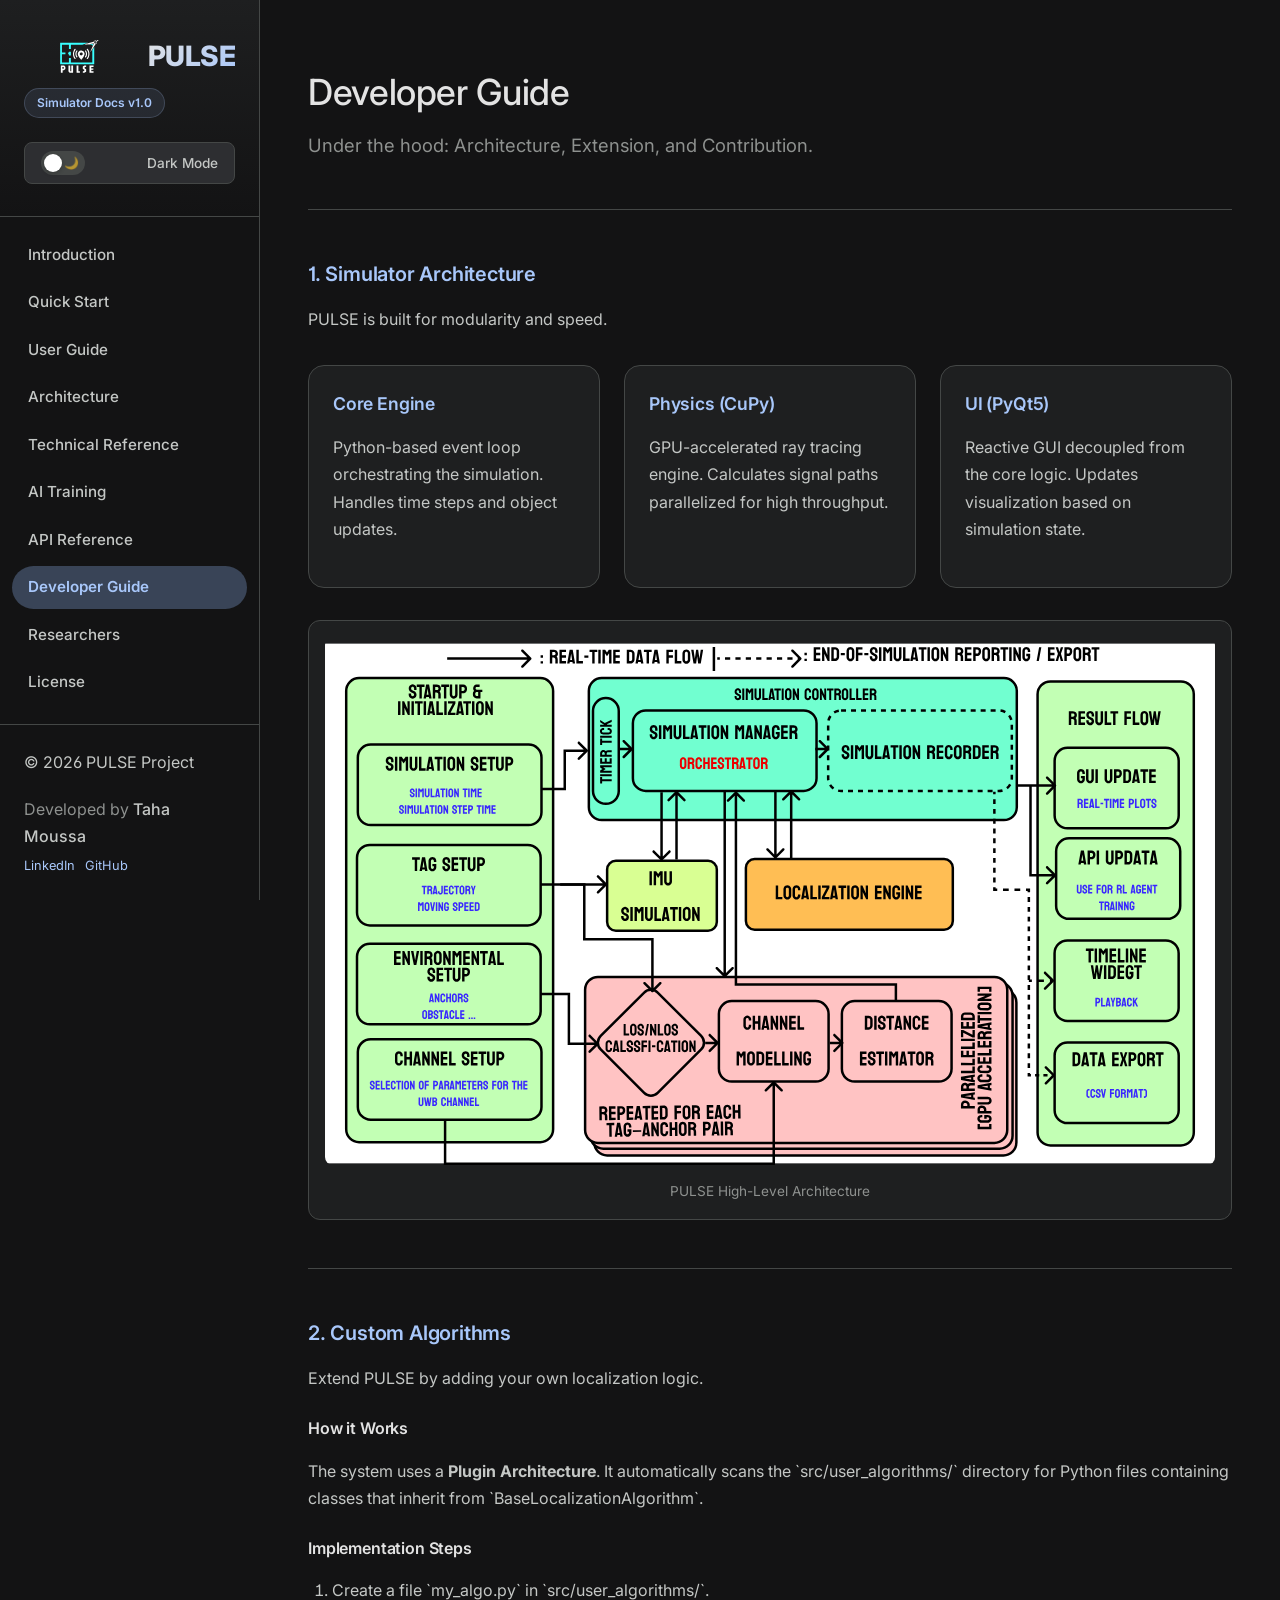
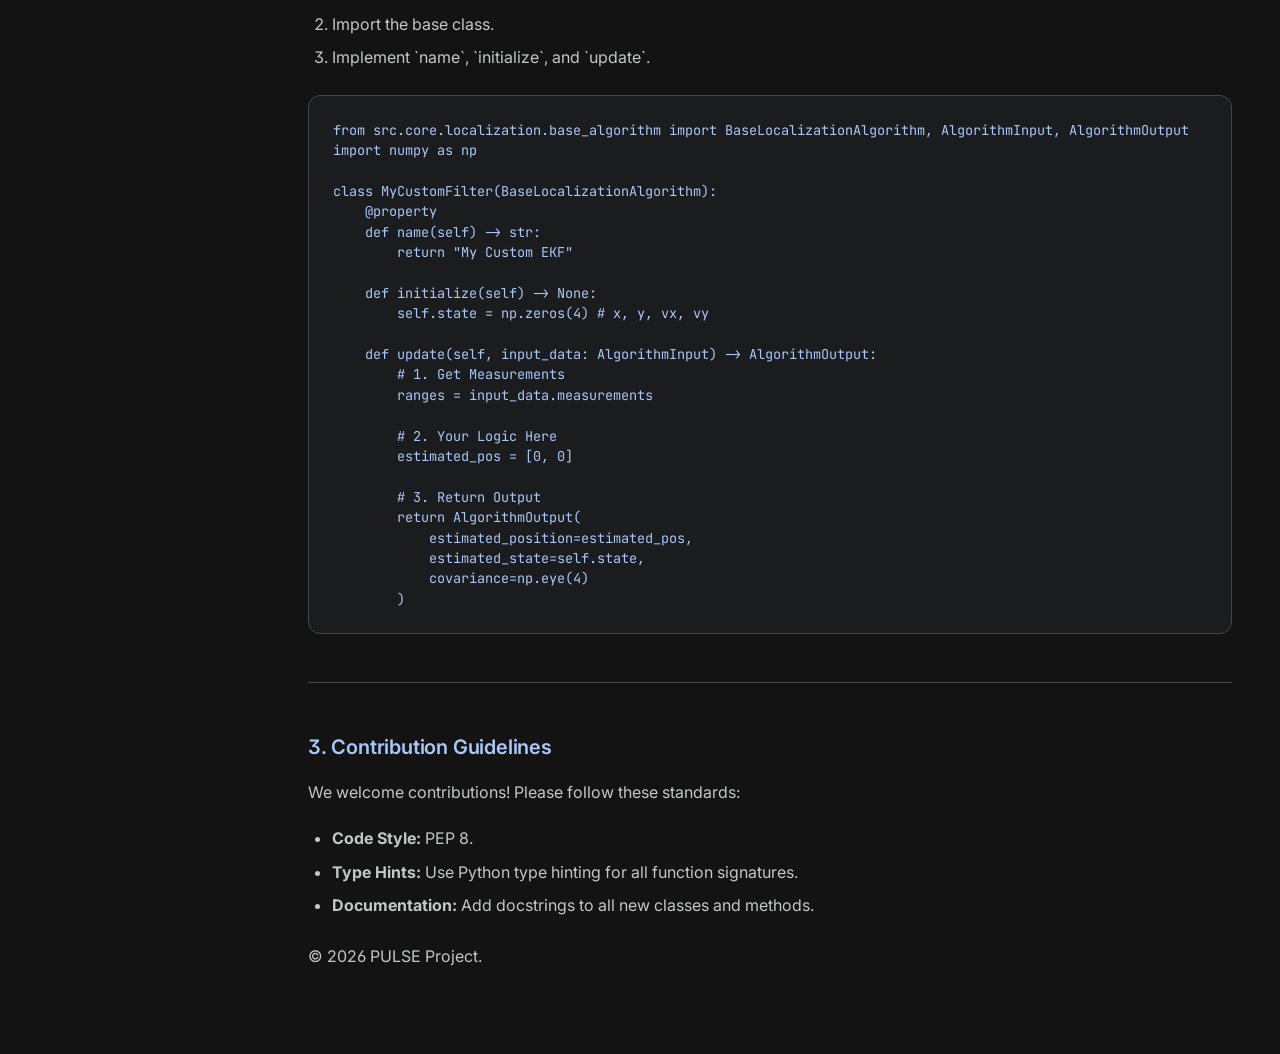
<file: documentation/advanced.html>
<!DOCTYPE html>
<html lang="en">
<head>
    <meta charset="UTF-8">
    <meta name="viewport" content="width=device-width, initial-scale=1.0">
    <title>PULSE Simulator - Advanced & Architecture</title>
    <meta name="description" content="Developer guide for extending the PULSE Simulator. Custom localization algorithms, plugin architecture, contribution guidelines, and code style.">
    <link rel="icon" type="image/x-icon" href="../assets/logo.ico">
    <!-- Fonts managed in CSS via @import -->
    <link rel="stylesheet" href="styles.css">
</head>
<body>

    <nav class="sidebar" id="sidebar">
        <div class="sidebar-header">
            <div class="logo-container">
                <img src="assets/logo.svg" alt="PULSE Logo" class="logo-icon">
                <div class="logo-text">PULSE</div>
            </div>
            <p class="subtitle">Simulator Docs v1.0</p>
            <div class="theme-switch-wrapper">
                <label class="theme-switch" for="checkbox">
                    <input type="checkbox" id="checkbox" />
                    <div class="slider round"></div>
                </label>
                <em>Dark Mode</em>
            </div>
        </div>
        <ul class="nav-links">
            <li><a href="../index.html">Introduction</a></li>
            <li><a href="quickstart.html">Quick Start</a></li>
            <li><a href="interface.html">User Guide</a></li>
            <li><a href="architecture.html">Architecture</a></li>
            <li><a href="simulation.html">Technical Reference</a></li>
            <li><a href="ai_training.html">AI Training</a></li>
            <li><a href="api_reference.html">API Reference</a></li>
            <li><a href="advanced.html" class="active">Developer Guide</a></li>
            <li><a href="researchers.html">Researchers</a></li>
            <li><a href="license.html">License</a></li>
        </ul>
        <div class="sidebar-footer">
             <p>&copy; 2026 PULSE Project</p>
             <div style="margin-top: 10px; font-size: 0.85rem;">
                <p style="margin-bottom: 5px; color: var(--text-tertiary);">Developed by <a href="https://tahamoussa.info/" target="_blank" style="font-weight: 500; color: var(--text-secondary);">Taha Moussa</a></p>
                <div style="display: flex; gap: 10px;">
                    <a href="https://www.linkedin.com/in/moussa-taha/" target="_blank" style="font-size: 0.8rem;">LinkedIn</a>
                    <a href="https://github.com/moussaart" target="_blank" style="font-size: 0.8rem;">GitHub</a>
                </div>
             </div>
        </div>
    </nav>

    <main class="content-wrapper">
        <div class="content">
            
            <section id="advanced" class="doc-section">
                <h1>Developer Guide</h1>
                <p class="lead">Under the hood: Architecture, Extension, and Contribution.</p>

                <hr>

                <h3>1. Simulator Architecture</h3>
                <p>PULSE is built for modularity and speed.</p>
                <div class="concept-grid">
                    <div class="card">
                        <h4>Core Engine</h4>
                        <p>Python-based event loop orchestrating the simulation. Handles time steps and object updates.</p>
                    </div>
                    <div class="card">
                        <h4>Physics (CuPy)</h4>
                        <p>GPU-accelerated ray tracing engine. Calculates signal paths parallelized for high throughput.</p>
                    </div>
                    <div class="card">
                        <h4>UI (PyQt5)</h4>
                        <p>Reactive GUI decoupled from the core logic. Updates visualization based on simulation state.</p>
                    </div>
                </div>

                <figure>
                    <img id="architecture-diagram" src="assets/architecture.svg" alt="PULSE block diagram architecture">
                    <figcaption>PULSE High-Level Architecture</figcaption>
                </figure>

                <hr>

                <h3>2. Custom Algorithms</h3>
                <p>Extend PULSE by adding your own localization logic.</p>

                <h4>How it Works</h4>
                <p>The system uses a <strong>Plugin Architecture</strong>. It automatically scans the `src/user_algorithms/` directory for Python files containing classes that inherit from `BaseLocalizationAlgorithm`.</p>

                <h4>Implementation Steps</h4>
                <ol>
                    <li>Create a file `my_algo.py` in `src/user_algorithms/`.</li>
                    <li>Import the base class.</li>
                    <li>Implement `name`, `initialize`, and `update`.</li>
                </ol>

                <div class="code-wrapper">
<pre><code class="language-python">from src.core.localization.base_algorithm import BaseLocalizationAlgorithm, AlgorithmInput, AlgorithmOutput
import numpy as np

class MyCustomFilter(BaseLocalizationAlgorithm):
    @property
    def name(self) -> str:
        return "My Custom EKF"

    def initialize(self) -> None:
        self.state = np.zeros(4) # x, y, vx, vy

    def update(self, input_data: AlgorithmInput) -> AlgorithmOutput:
        # 1. Get Measurements
        ranges = input_data.measurements
        
        # 2. Your Logic Here
        estimated_pos = [0, 0] 
        
        # 3. Return Output
        return AlgorithmOutput(
            estimated_position=estimated_pos,
            estimated_state=self.state,
            covariance=np.eye(4)
        )
</code></pre>
                </div>

                <hr>

                <h3>3. Contribution Guidelines</h3>
                <p>We welcome contributions! Please follow these standards:</p>
                <ul>
                    <li><strong>Code Style:</strong> PEP 8.</li>
                    <li><strong>Type Hints:</strong> Use Python type hinting for all function signatures.</li>
                    <li><strong>Documentation:</strong> Add docstrings to all new classes and methods.</li>
                </ul>



            </section>

            <footer class="footer">
                <p>&copy; 2026 PULSE Project.</p>
            </footer>

        </div>
    </main>

    <script src="script.js"></script>
</body>
</html>
</file>
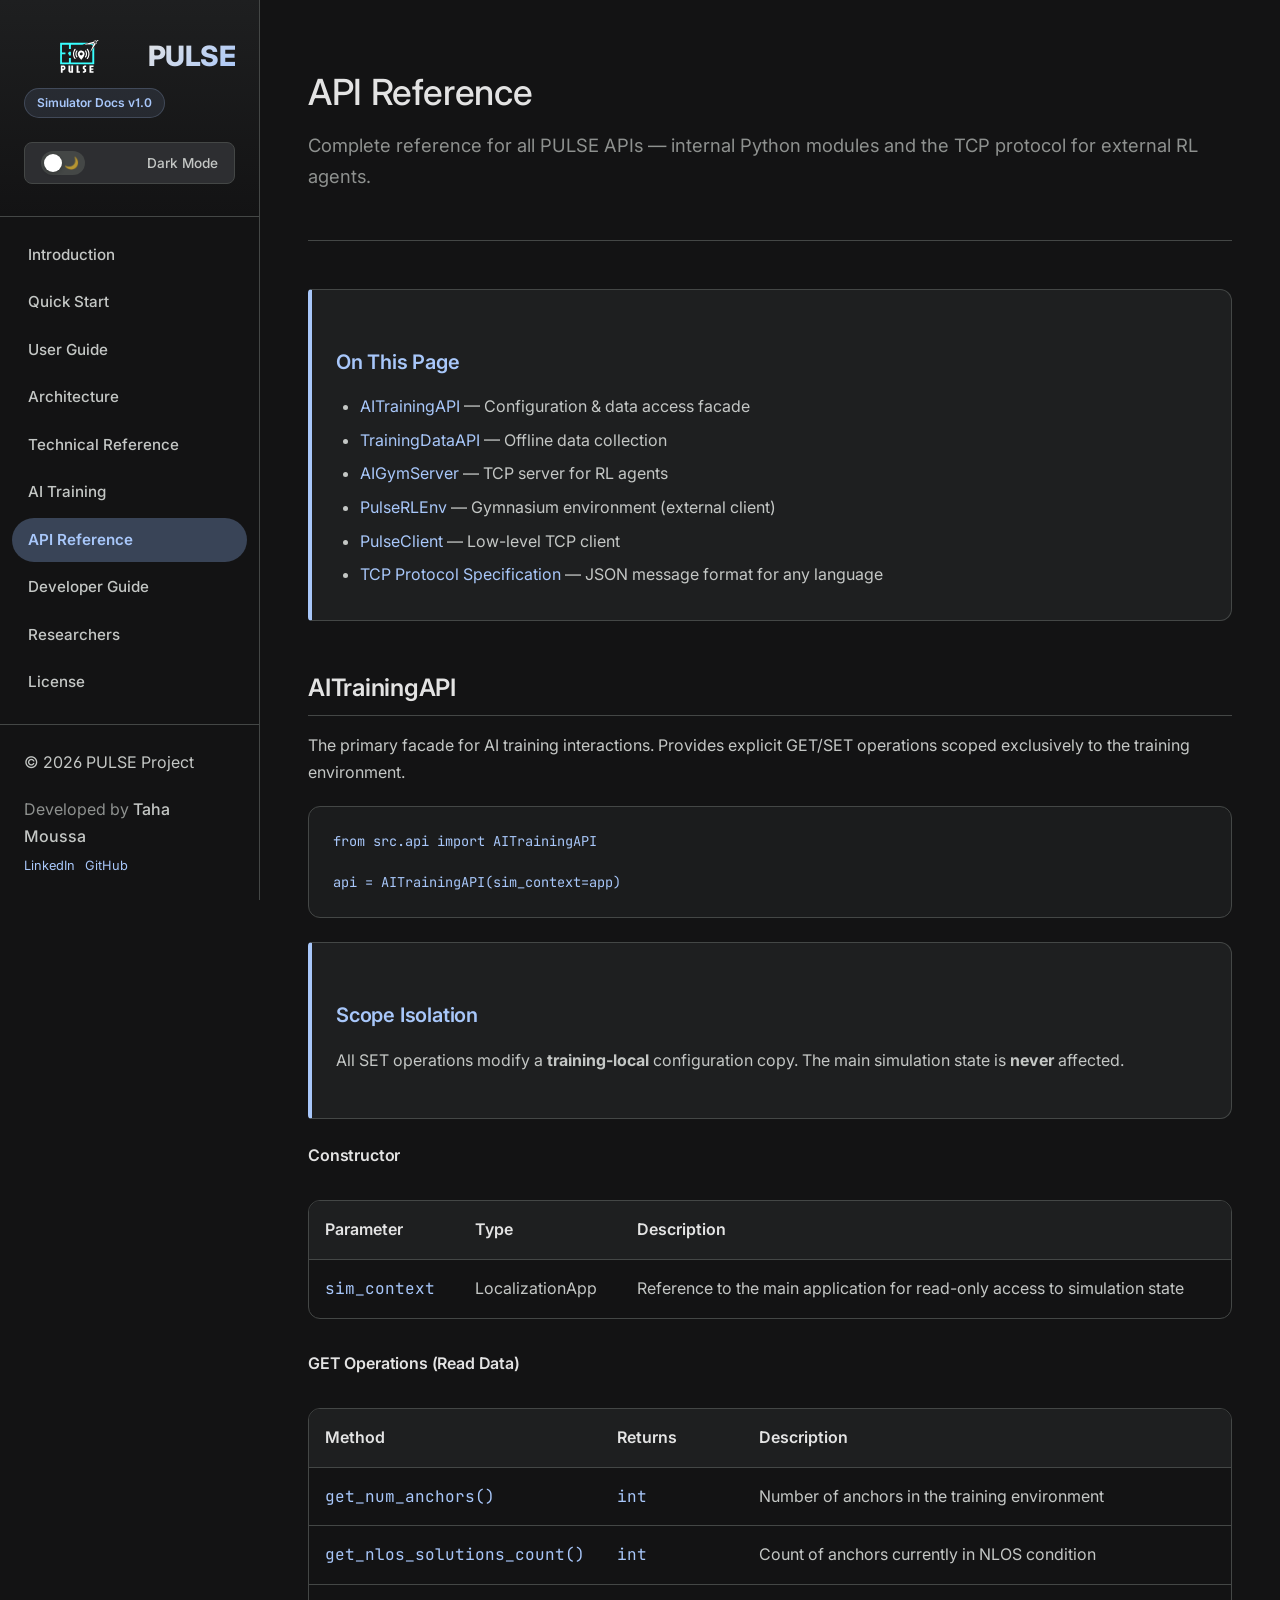
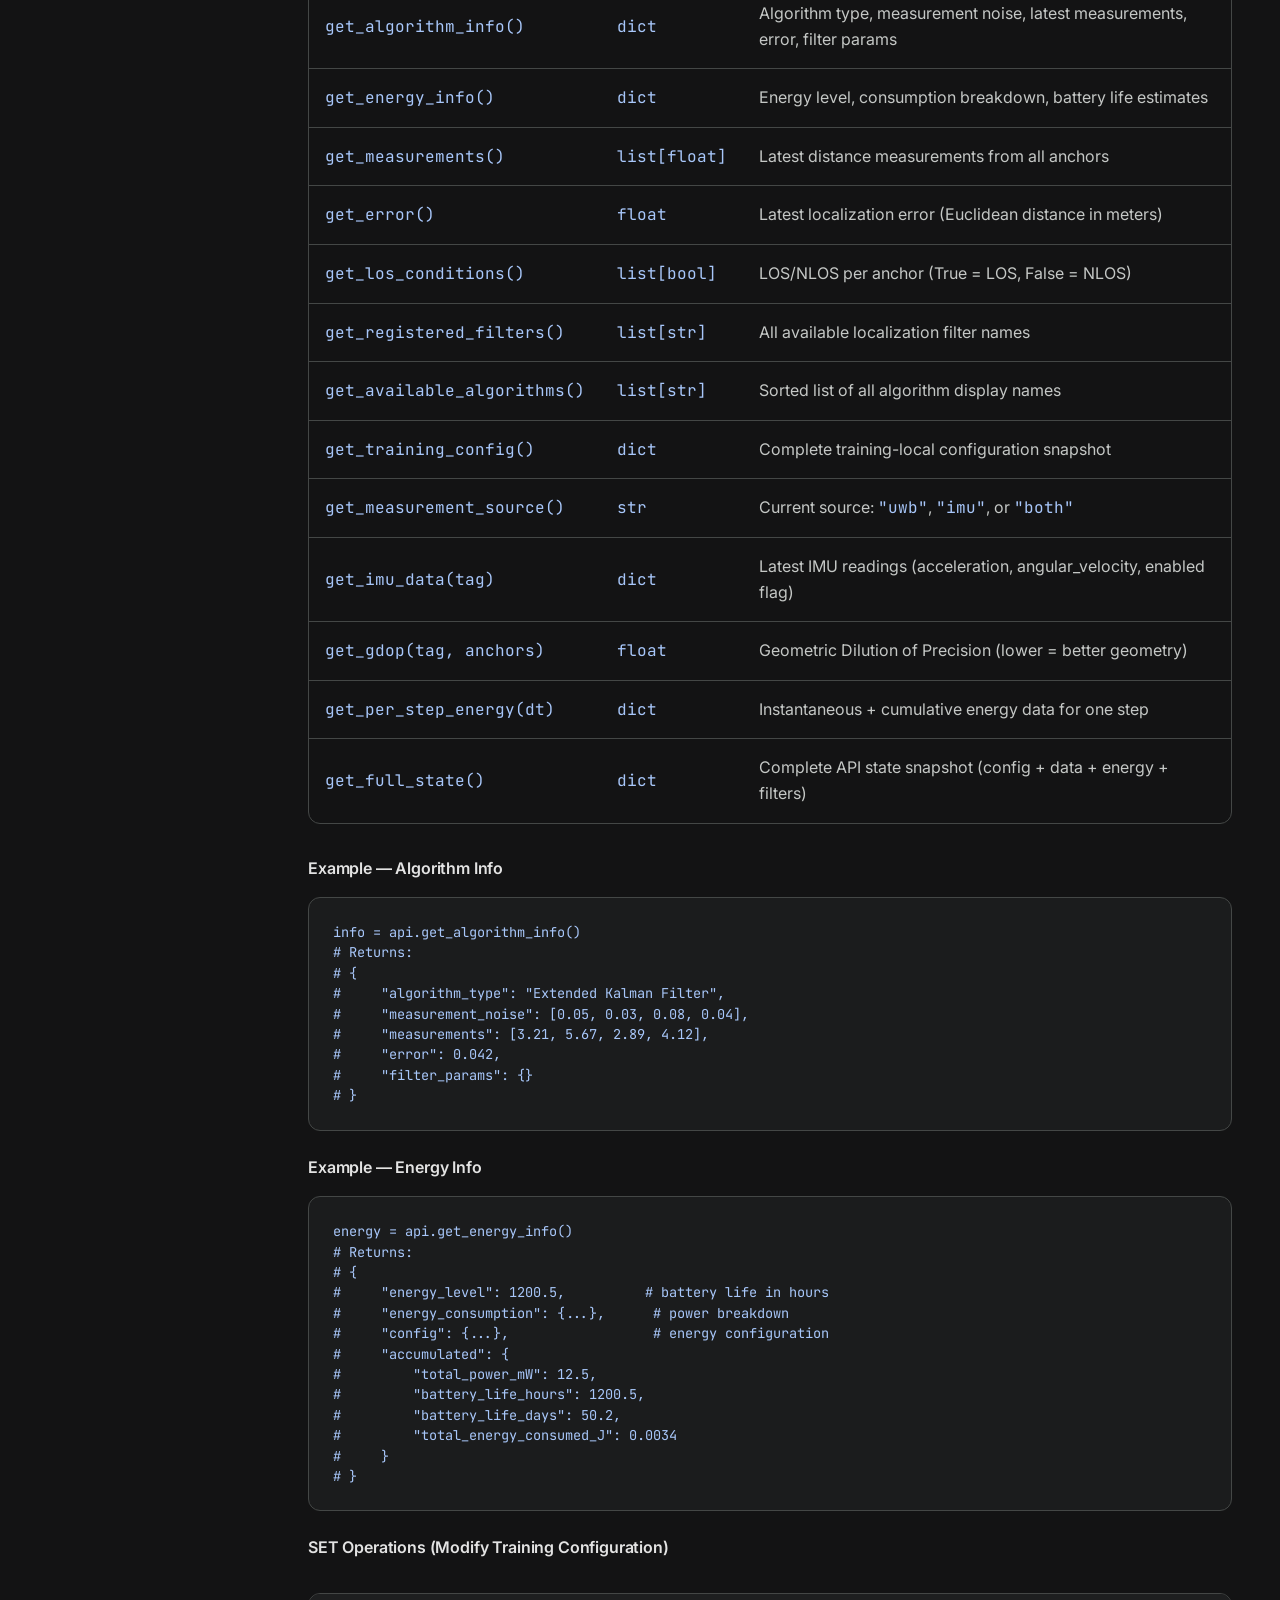
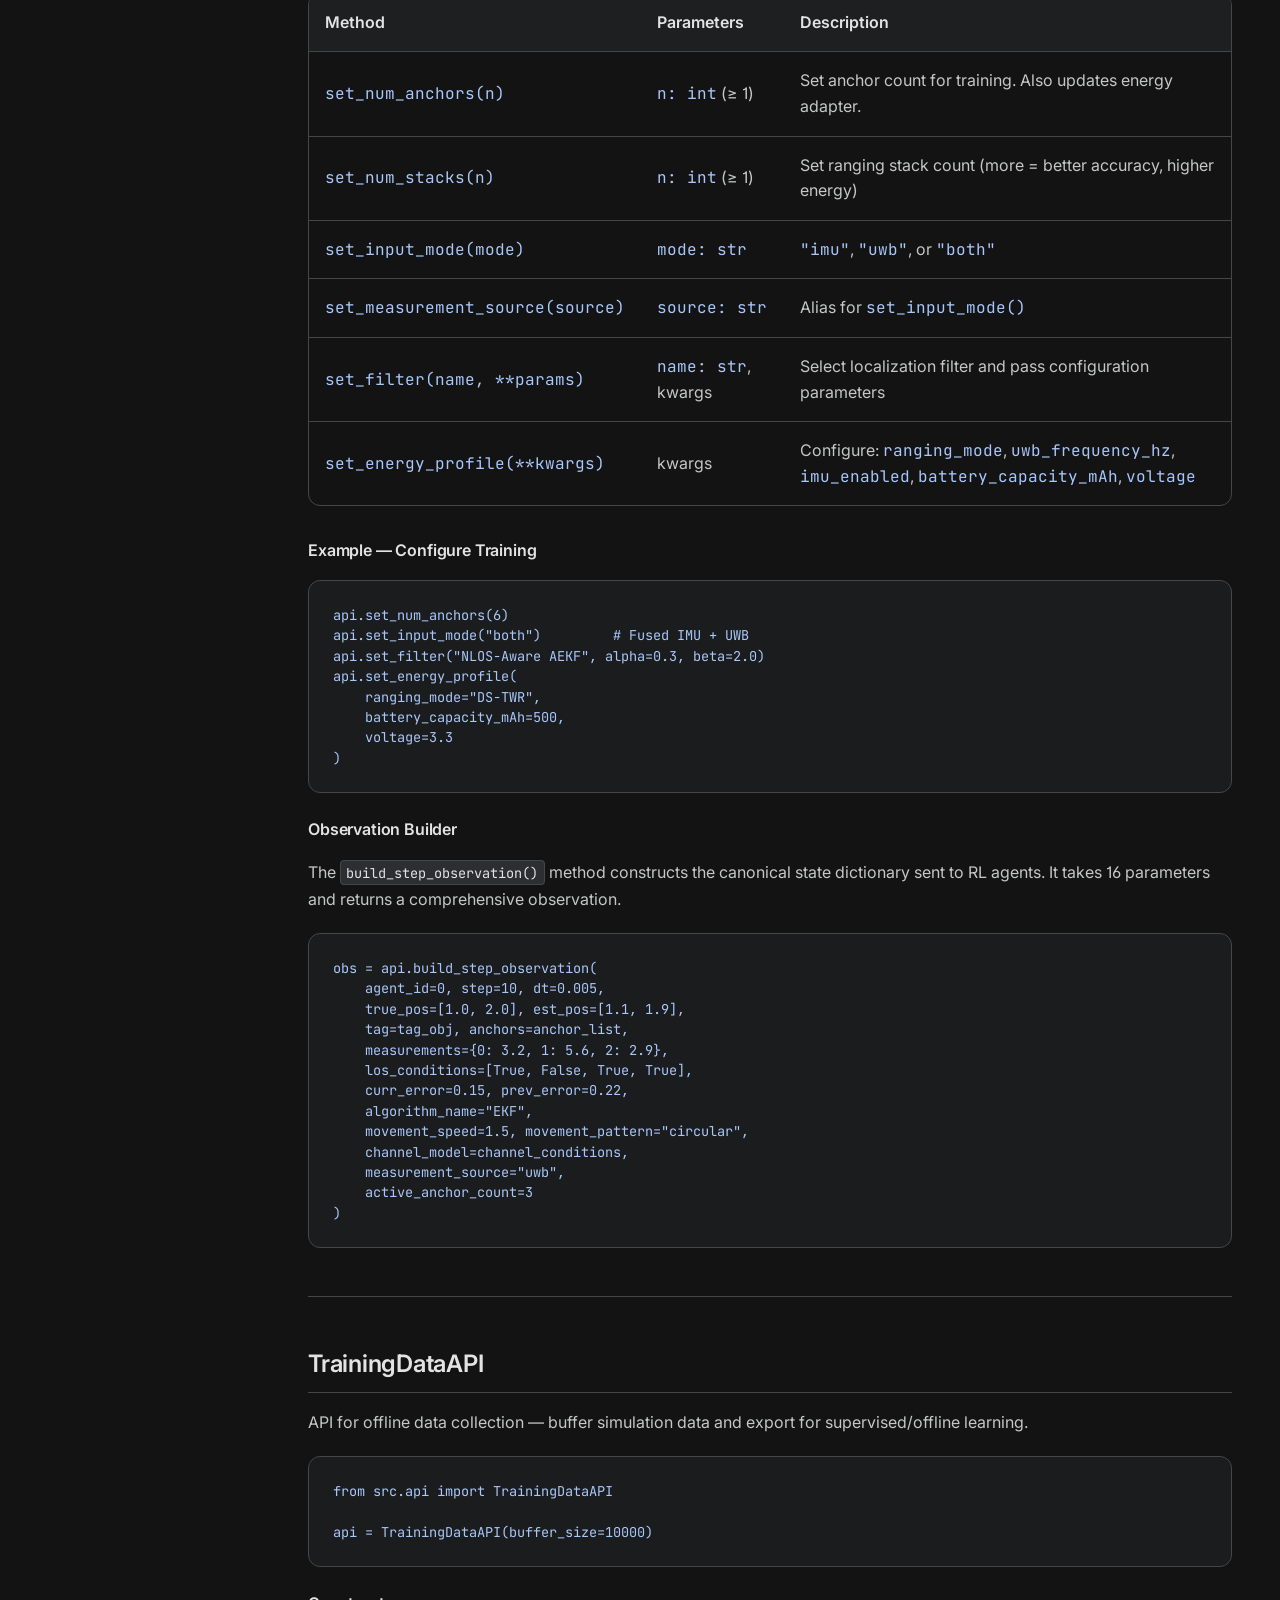
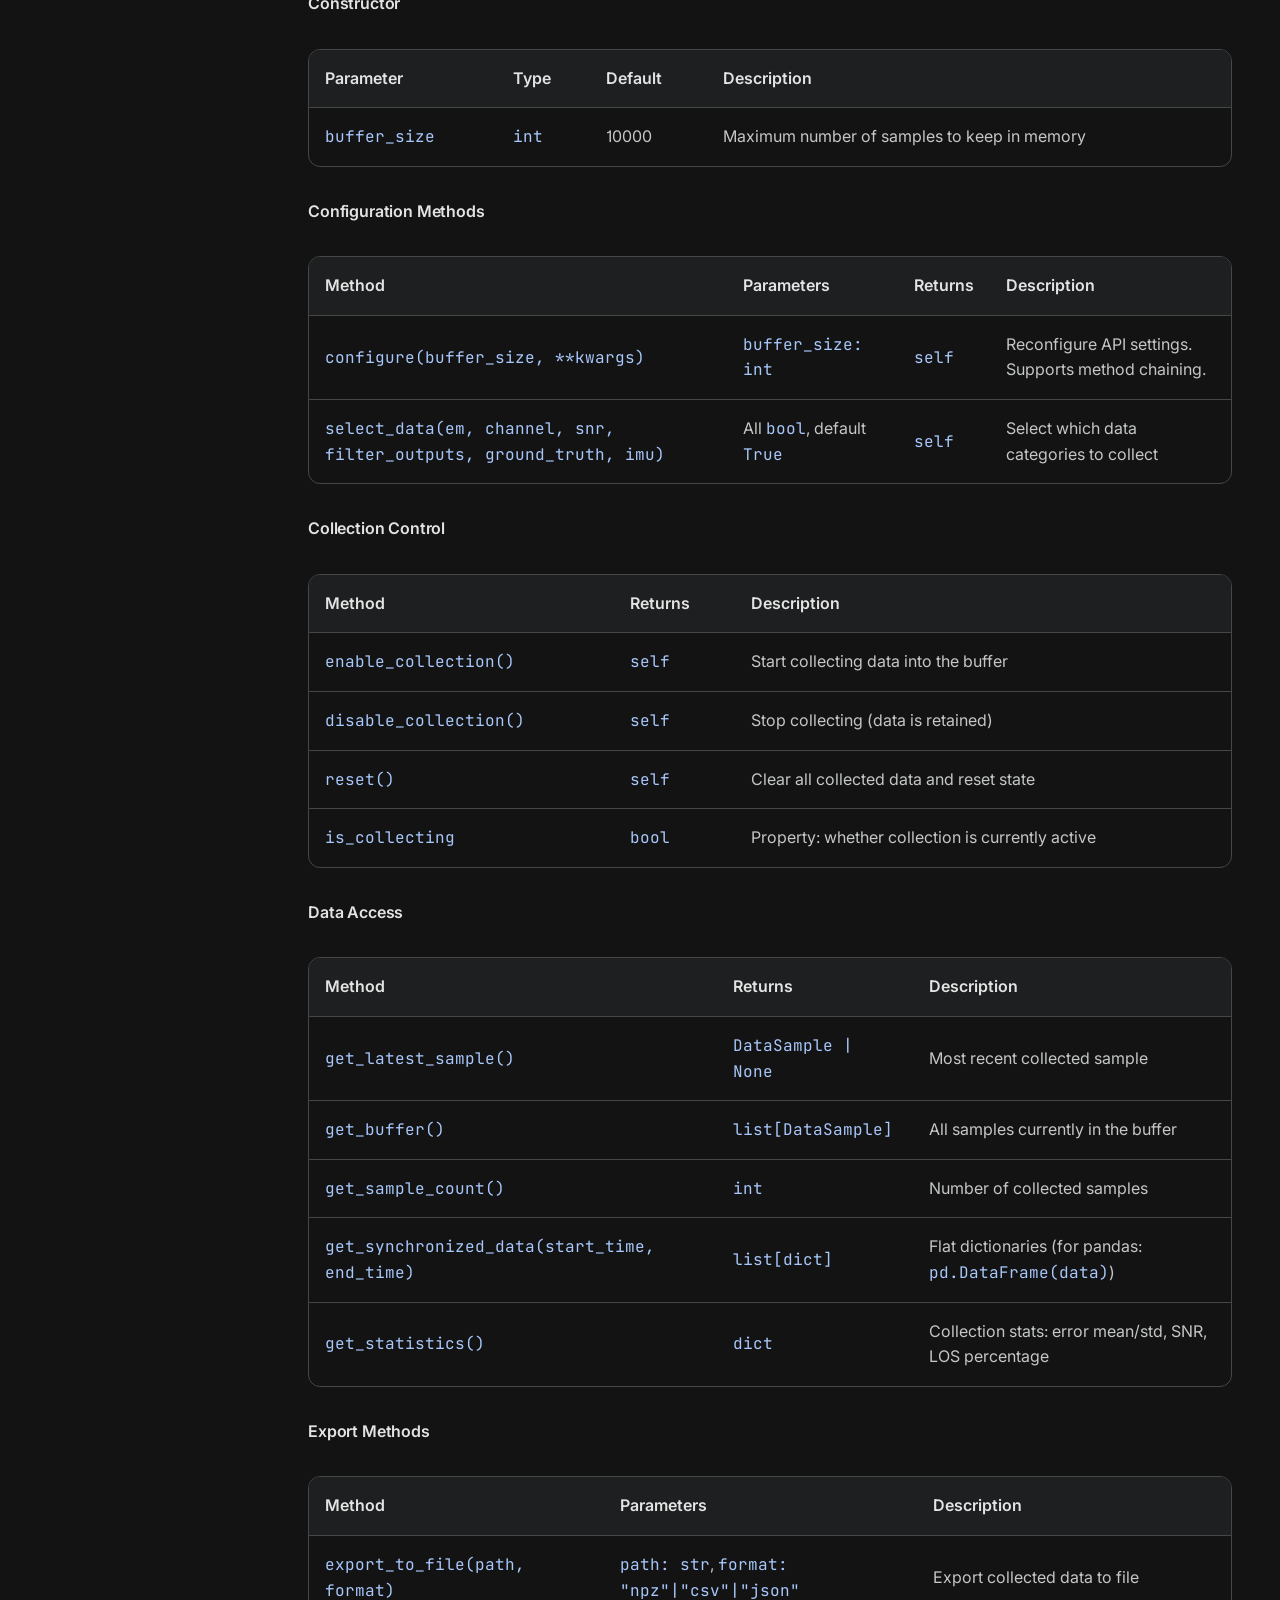
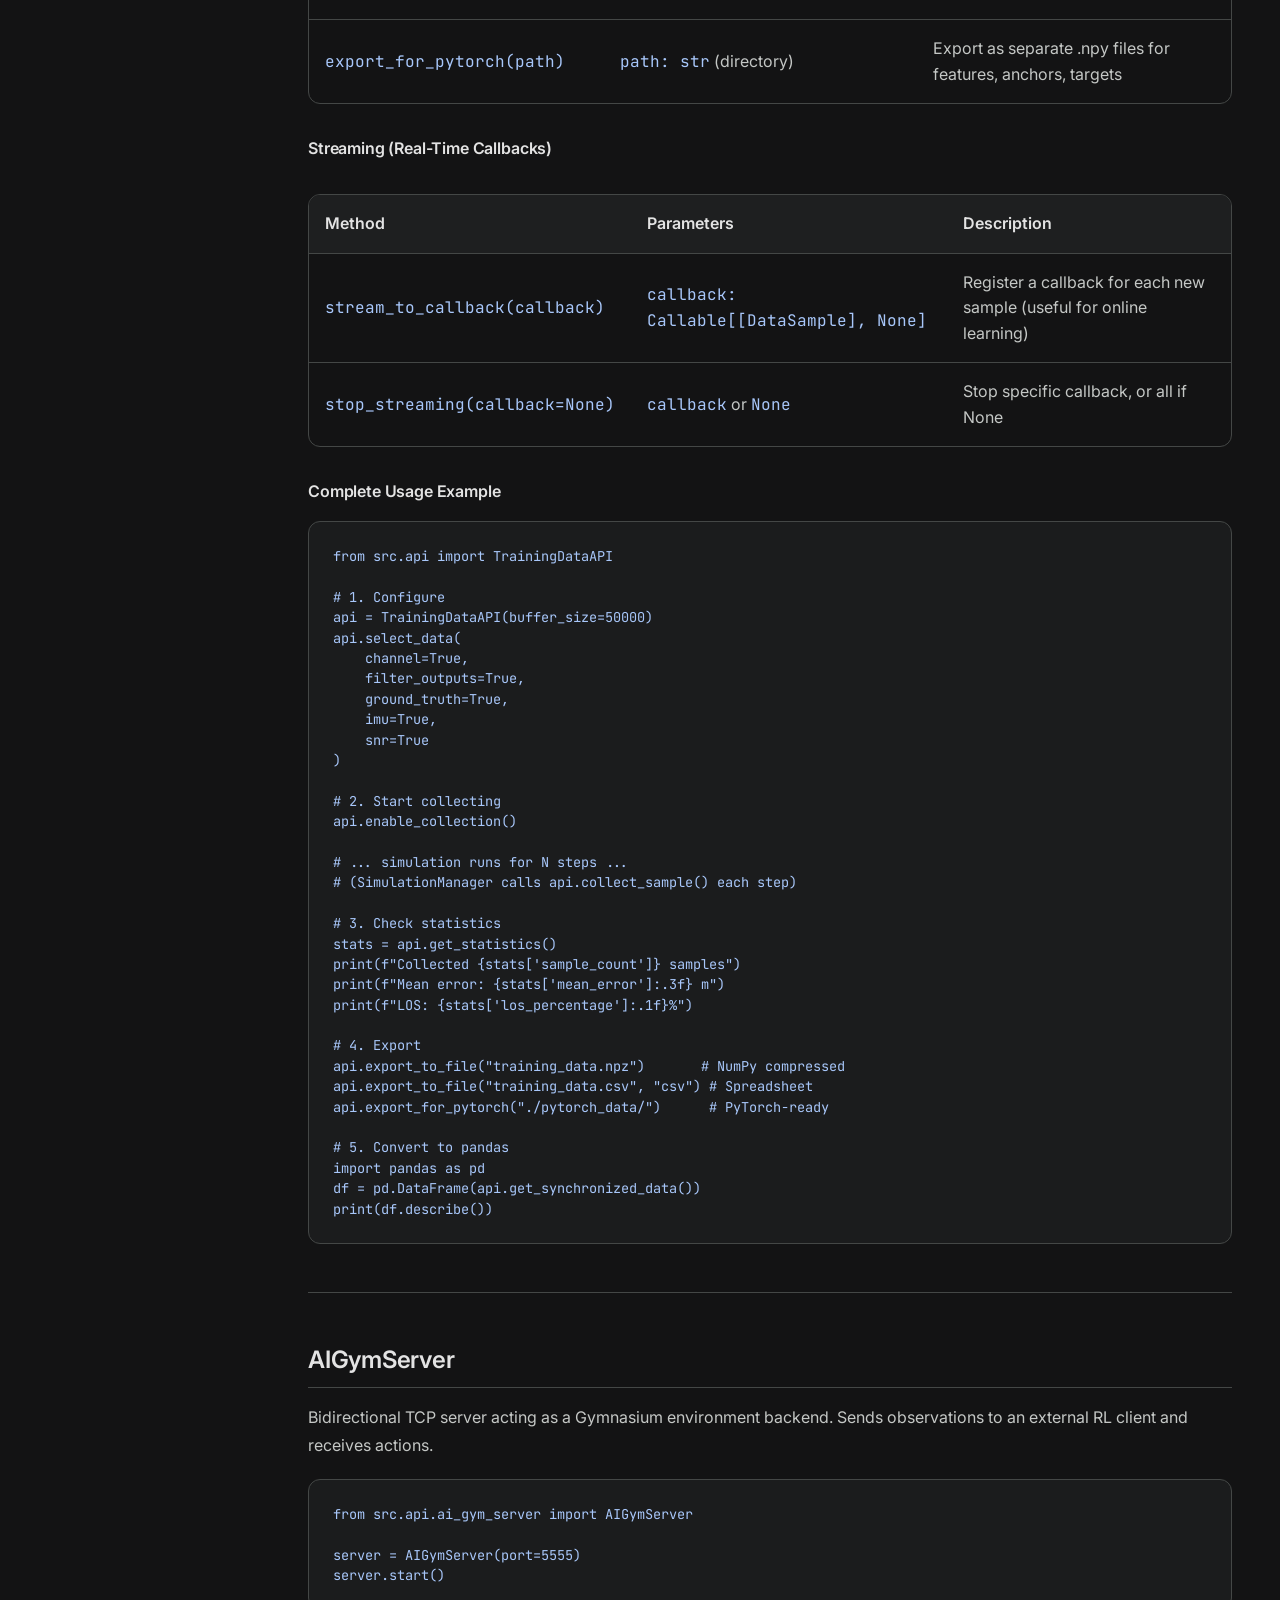
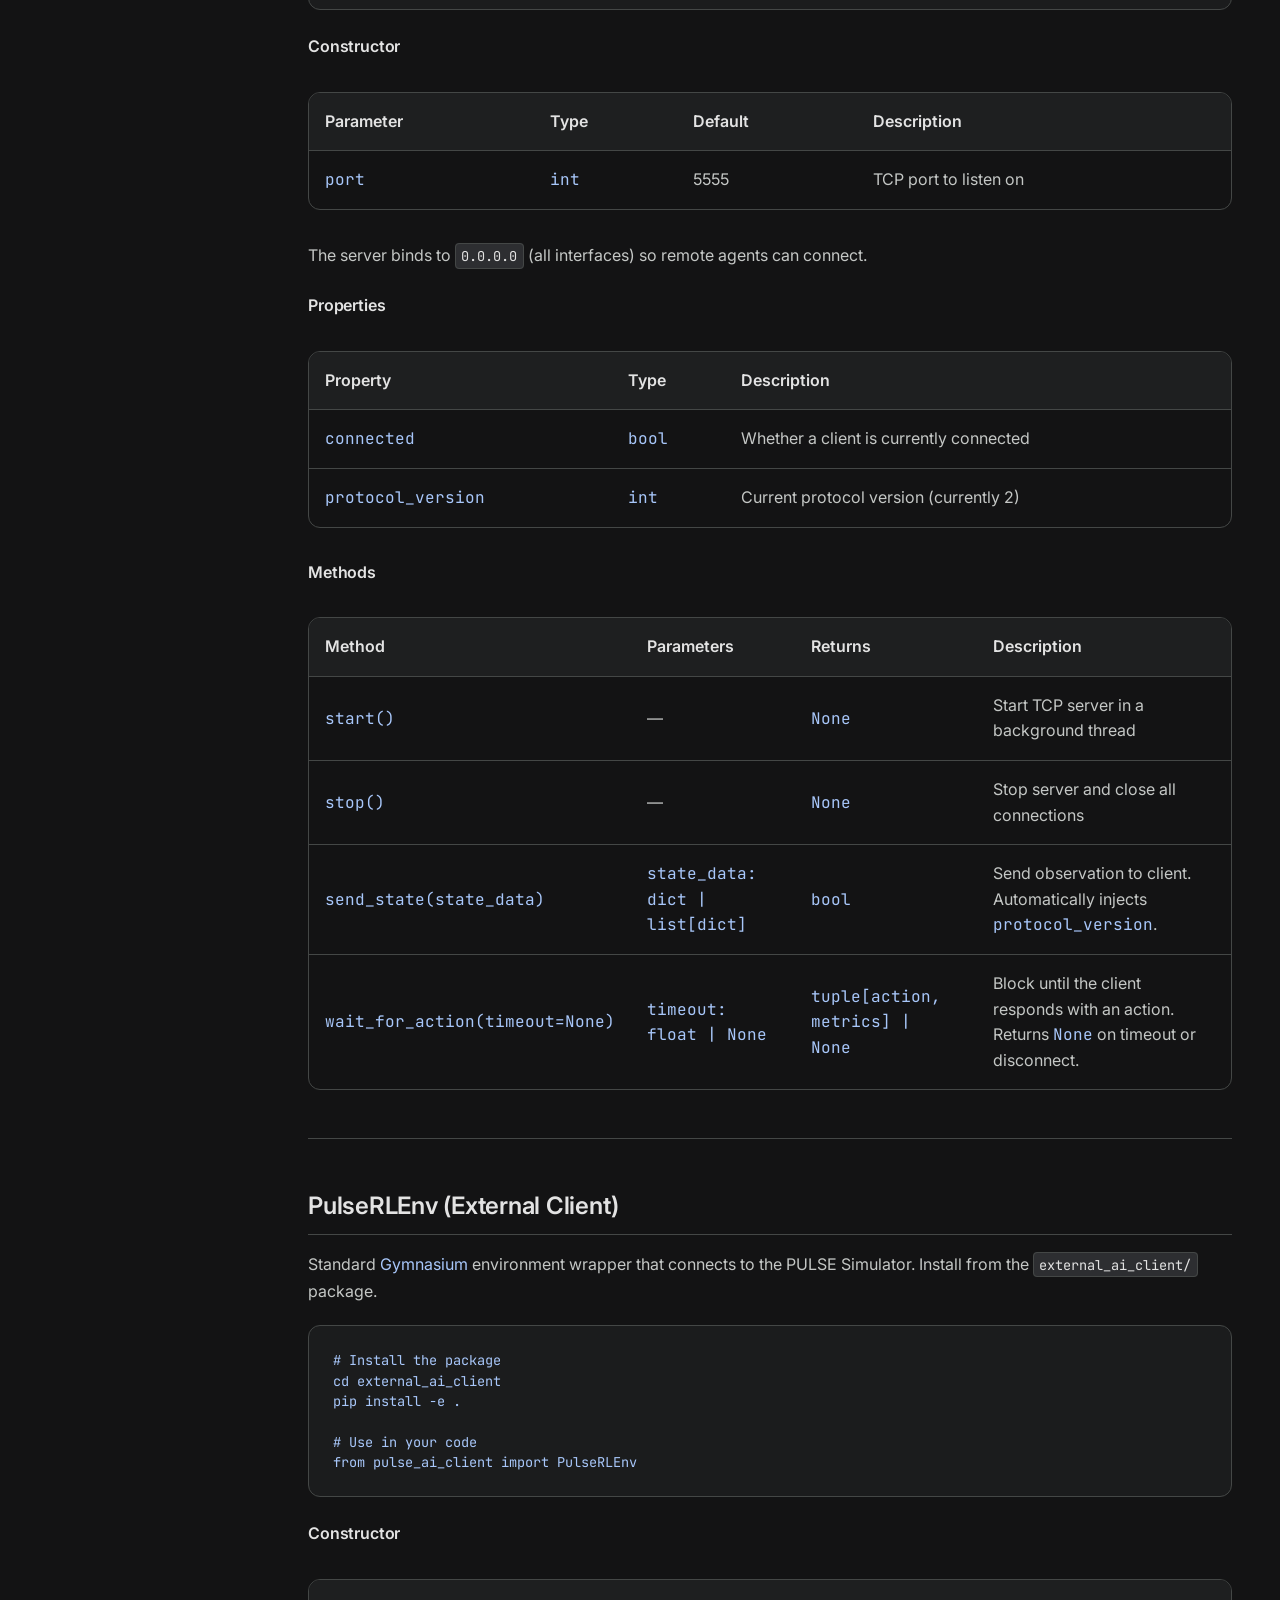
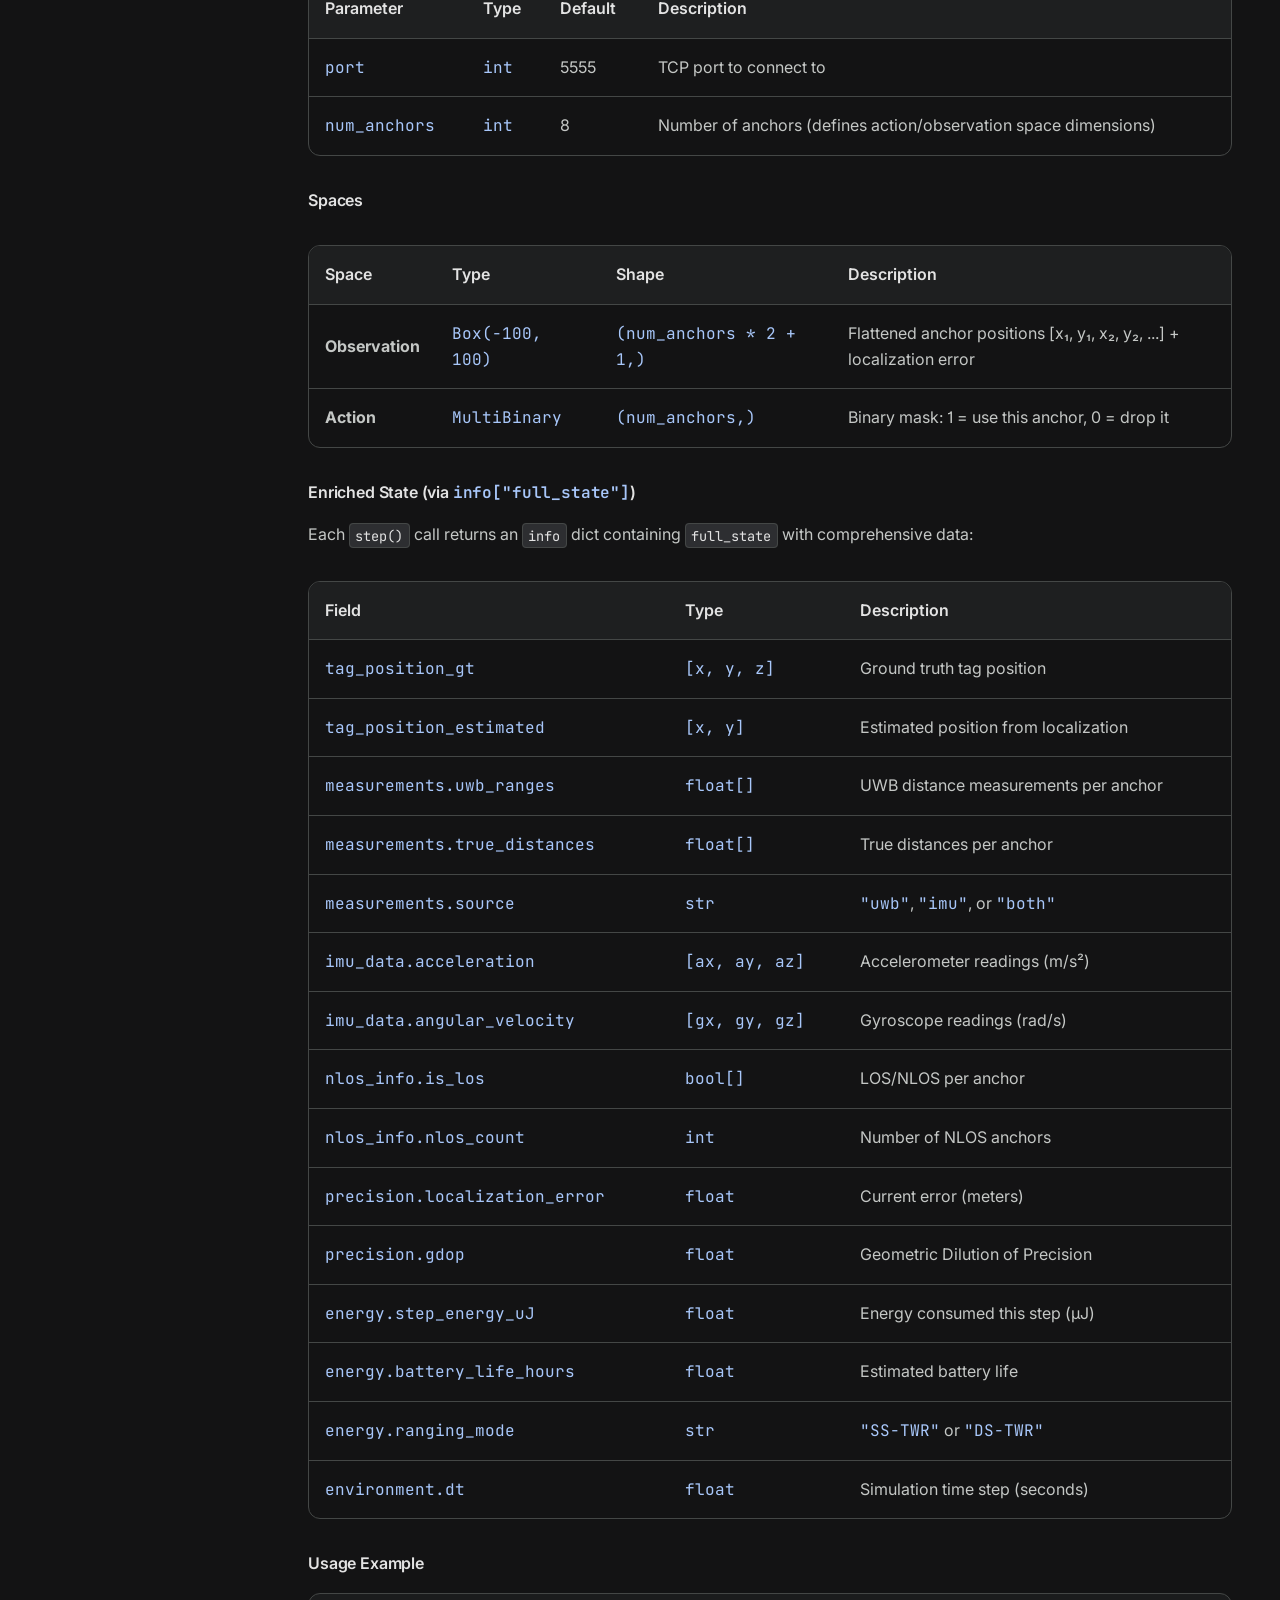
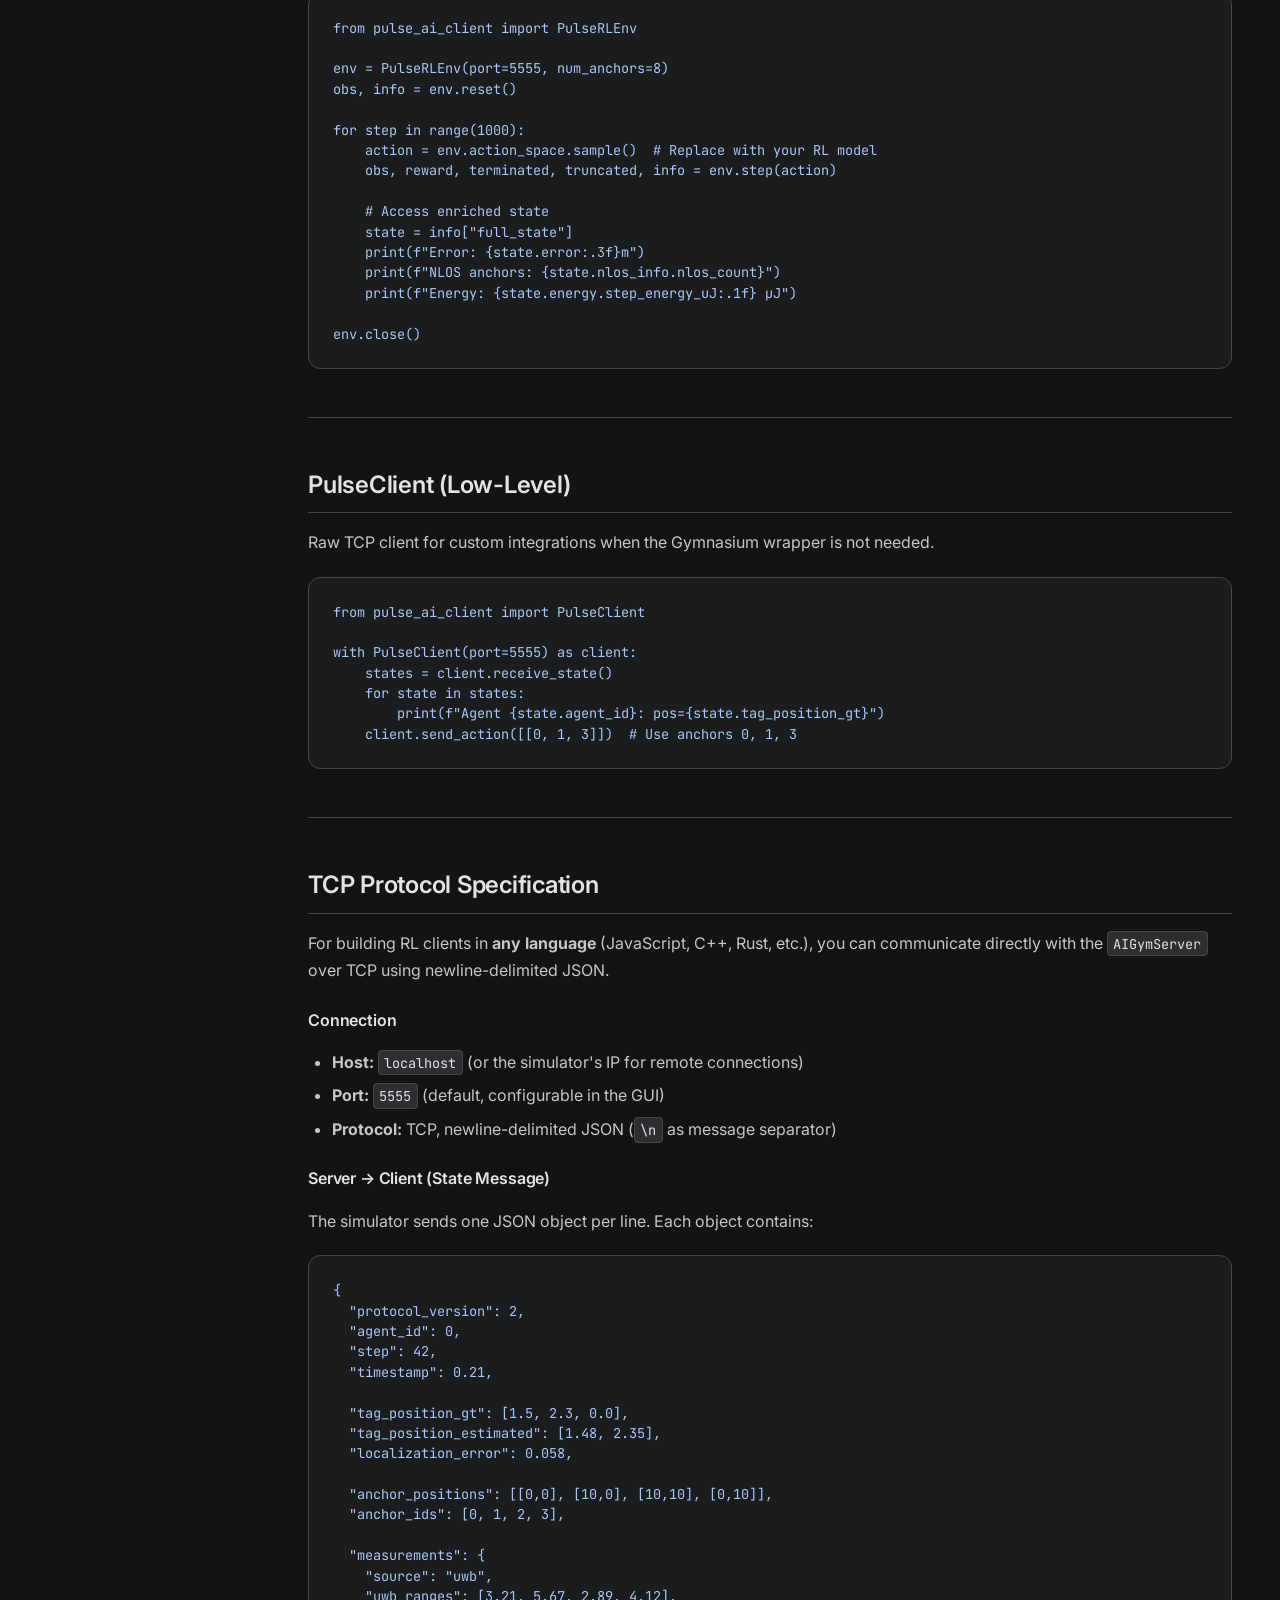
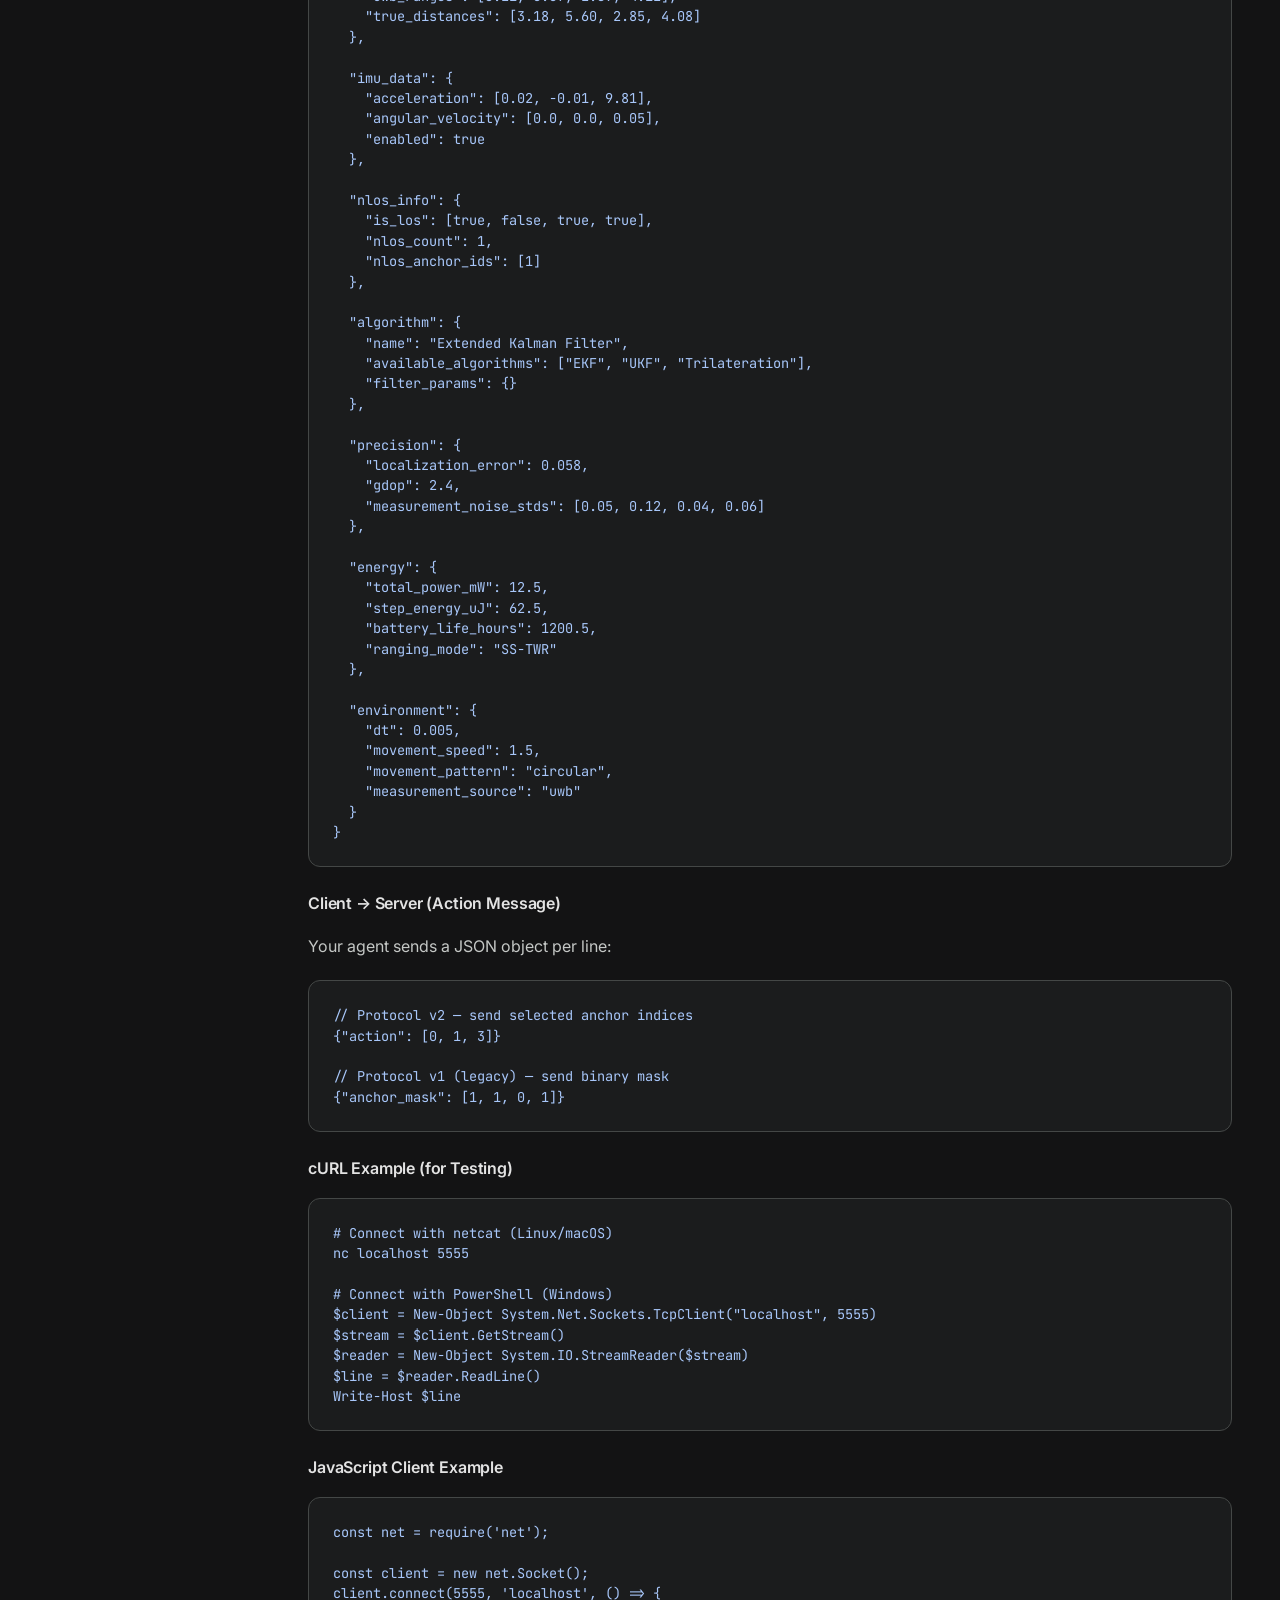
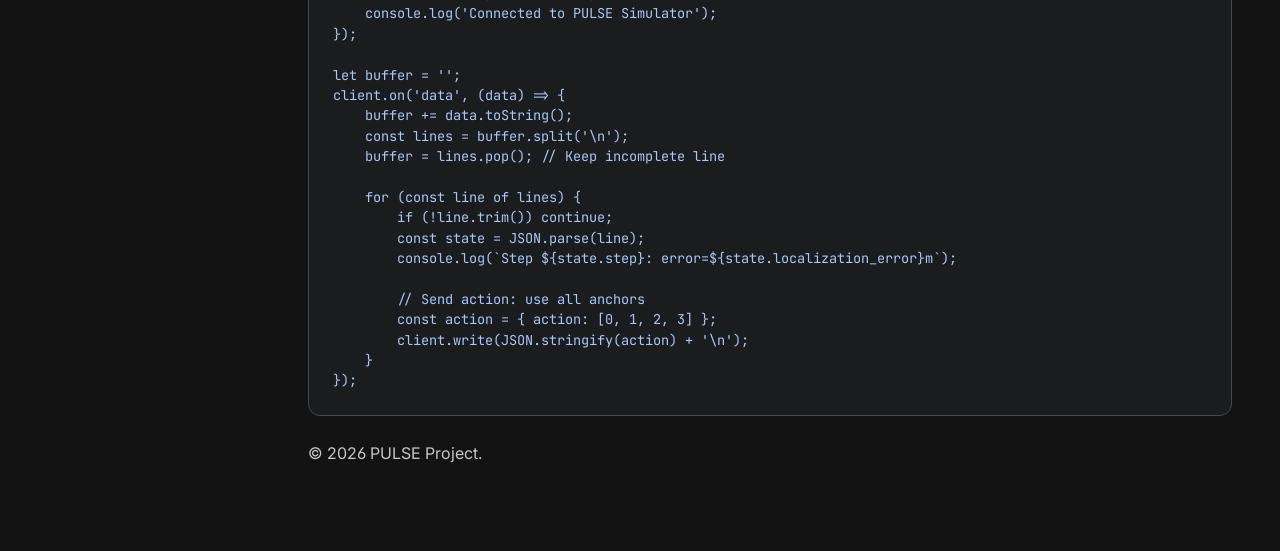
<file: documentation/api_reference.html>
<!DOCTYPE html>
<html lang="en">
<head>
    <meta charset="UTF-8">
    <meta name="viewport" content="width=device-width, initial-scale=1.0">
    <title>PULSE Simulator - API Reference</title>
    <meta name="description" content="Complete API reference for the PULSE Simulator AI training APIs: AITrainingAPI, TrainingDataAPI, AIGymServer, and external RL client (PulseRLEnv, PulseClient). Includes TCP protocol specification.">
    <link rel="icon" type="image/x-icon" href="../assets/logo.ico">
    <link rel="stylesheet" href="styles.css">
</head>
<body>

    <nav class="sidebar" id="sidebar">
        <div class="sidebar-header">
            <div class="logo-container">
                <img src="assets/logo.svg" alt="PULSE Logo" class="logo-icon">
                <div class="logo-text">PULSE</div>
            </div>
            <p class="subtitle">Simulator Docs v1.0</p>
            <div class="theme-switch-wrapper">
                <label class="theme-switch" for="checkbox">
                    <input type="checkbox" id="checkbox" />
                    <div class="slider round"></div>
                </label>
                <em>Dark Mode</em>
            </div>
        </div>
        <ul class="nav-links">
            <li><a href="../index.html">Introduction</a></li>
            <li><a href="quickstart.html">Quick Start</a></li>
            <li><a href="interface.html">User Guide</a></li>
            <li><a href="architecture.html">Architecture</a></li>
            <li><a href="simulation.html">Technical Reference</a></li>
            <li><a href="ai_training.html">AI Training</a></li>
            <li><a href="api_reference.html" class="active">API Reference</a></li>
            <li><a href="advanced.html">Developer Guide</a></li>
            <li><a href="researchers.html">Researchers</a></li>
            <li><a href="license.html">License</a></li>
        </ul>
        <div class="sidebar-footer">
             <p>&copy; 2026 PULSE Project</p>
             <div style="margin-top: 10px; font-size: 0.85rem;">
                <p style="margin-bottom: 5px; color: var(--text-tertiary);">Developed by <a href="https://tahamoussa.info/" target="_blank" style="font-weight: 500; color: var(--text-secondary);">Taha Moussa</a></p>
                <div style="display: flex; gap: 10px;">
                    <a href="https://www.linkedin.com/in/moussa-taha/" target="_blank" style="font-size: 0.8rem;">LinkedIn</a>
                    <a href="https://github.com/moussaart" target="_blank" style="font-size: 0.8rem;">GitHub</a>
                </div>
             </div>
        </div>
    </nav>

    <main class="content-wrapper">
        <div class="content">
            
            <section id="api-reference" class="doc-section">
                <h1>API Reference</h1>
                <p class="lead">Complete reference for all PULSE APIs — internal Python modules and the TCP protocol for external RL agents.</p>
                <hr>

                <!-- TABLE OF CONTENTS -->
                <div class="info-box" style="margin-bottom: 2rem;">
                    <h3>On This Page</h3>
                    <ul style="margin-bottom: 0;">
                        <li><a href="#aitrainingapi">AITrainingAPI</a> — Configuration & data access facade</li>
                        <li><a href="#trainingdataapi">TrainingDataAPI</a> — Offline data collection</li>
                        <li><a href="#aigymserver">AIGymServer</a> — TCP server for RL agents</li>
                        <li><a href="#pulserlenv">PulseRLEnv</a> — Gymnasium environment (external client)</li>
                        <li><a href="#pulseclient">PulseClient</a> — Low-level TCP client</li>
                        <li><a href="#tcp-protocol">TCP Protocol Specification</a> — JSON message format for any language</li>
                    </ul>
                </div>

                <!-- ========== AITrainingAPI ========== -->
                <h2 id="aitrainingapi">AITrainingAPI</h2>
                <p>The primary facade for AI training interactions. Provides explicit GET/SET operations scoped exclusively to the training environment.</p>

                <pre><code>from src.api import AITrainingAPI

api = AITrainingAPI(sim_context=app)</code></pre>

                <div class="info-box">
                    <h3>Scope Isolation</h3>
                    <p>All SET operations modify a <strong>training-local</strong> configuration copy. The main simulation state is <strong>never</strong> affected.</p>
                </div>

                <h4>Constructor</h4>
                <table class="component-table">
                    <thead>
                        <tr><th>Parameter</th><th>Type</th><th>Description</th></tr>
                    </thead>
                    <tbody>
                        <tr><td><code>sim_context</code></td><td>LocalizationApp</td><td>Reference to the main application for read-only access to simulation state</td></tr>
                    </tbody>
                </table>

                <h4>GET Operations (Read Data)</h4>
                <table class="component-table">
                    <thead>
                        <tr><th>Method</th><th>Returns</th><th>Description</th></tr>
                    </thead>
                    <tbody>
                        <tr><td><code>get_num_anchors()</code></td><td><code>int</code></td><td>Number of anchors in the training environment</td></tr>
                        <tr><td><code>get_nlos_solutions_count()</code></td><td><code>int</code></td><td>Count of anchors currently in NLOS condition</td></tr>
                        <tr><td><code>get_algorithm_info()</code></td><td><code>dict</code></td><td>Algorithm type, measurement noise, latest measurements, error, filter params</td></tr>
                        <tr><td><code>get_energy_info()</code></td><td><code>dict</code></td><td>Energy level, consumption breakdown, battery life estimates</td></tr>
                        <tr><td><code>get_measurements()</code></td><td><code>list[float]</code></td><td>Latest distance measurements from all anchors</td></tr>
                        <tr><td><code>get_error()</code></td><td><code>float</code></td><td>Latest localization error (Euclidean distance in meters)</td></tr>
                        <tr><td><code>get_los_conditions()</code></td><td><code>list[bool]</code></td><td>LOS/NLOS per anchor (True = LOS, False = NLOS)</td></tr>
                        <tr><td><code>get_registered_filters()</code></td><td><code>list[str]</code></td><td>All available localization filter names</td></tr>
                        <tr><td><code>get_available_algorithms()</code></td><td><code>list[str]</code></td><td>Sorted list of all algorithm display names</td></tr>
                        <tr><td><code>get_training_config()</code></td><td><code>dict</code></td><td>Complete training-local configuration snapshot</td></tr>
                        <tr><td><code>get_measurement_source()</code></td><td><code>str</code></td><td>Current source: <code>"uwb"</code>, <code>"imu"</code>, or <code>"both"</code></td></tr>
                        <tr><td><code>get_imu_data(tag)</code></td><td><code>dict</code></td><td>Latest IMU readings (acceleration, angular_velocity, enabled flag)</td></tr>
                        <tr><td><code>get_gdop(tag, anchors)</code></td><td><code>float</code></td><td>Geometric Dilution of Precision (lower = better geometry)</td></tr>
                        <tr><td><code>get_per_step_energy(dt)</code></td><td><code>dict</code></td><td>Instantaneous + cumulative energy data for one step</td></tr>
                        <tr><td><code>get_full_state()</code></td><td><code>dict</code></td><td>Complete API state snapshot (config + data + energy + filters)</td></tr>
                    </tbody>
                </table>

                <h4>Example — Algorithm Info</h4>
                <pre><code>info = api.get_algorithm_info()
# Returns:
# {
#     "algorithm_type": "Extended Kalman Filter",
#     "measurement_noise": [0.05, 0.03, 0.08, 0.04],
#     "measurements": [3.21, 5.67, 2.89, 4.12],
#     "error": 0.042,
#     "filter_params": {}
# }</code></pre>

                <h4>Example — Energy Info</h4>
                <pre><code>energy = api.get_energy_info()
# Returns:
# {
#     "energy_level": 1200.5,          # battery life in hours
#     "energy_consumption": {...},      # power breakdown
#     "config": {...},                  # energy configuration
#     "accumulated": {
#         "total_power_mW": 12.5,
#         "battery_life_hours": 1200.5,
#         "battery_life_days": 50.2,
#         "total_energy_consumed_J": 0.0034
#     }
# }</code></pre>

                <h4>SET Operations (Modify Training Configuration)</h4>
                <table class="component-table">
                    <thead>
                        <tr><th>Method</th><th>Parameters</th><th>Description</th></tr>
                    </thead>
                    <tbody>
                        <tr><td><code>set_num_anchors(n)</code></td><td><code>n: int</code> (≥ 1)</td><td>Set anchor count for training. Also updates energy adapter.</td></tr>
                        <tr><td><code>set_num_stacks(n)</code></td><td><code>n: int</code> (≥ 1)</td><td>Set ranging stack count (more = better accuracy, higher energy)</td></tr>
                        <tr><td><code>set_input_mode(mode)</code></td><td><code>mode: str</code></td><td><code>"imu"</code>, <code>"uwb"</code>, or <code>"both"</code></td></tr>
                        <tr><td><code>set_measurement_source(source)</code></td><td><code>source: str</code></td><td>Alias for <code>set_input_mode()</code></td></tr>
                        <tr><td><code>set_filter(name, **params)</code></td><td><code>name: str</code>, kwargs</td><td>Select localization filter and pass configuration parameters</td></tr>
                        <tr><td><code>set_energy_profile(**kwargs)</code></td><td>kwargs</td><td>Configure: <code>ranging_mode</code>, <code>uwb_frequency_hz</code>, <code>imu_enabled</code>, <code>battery_capacity_mAh</code>, <code>voltage</code></td></tr>
                    </tbody>
                </table>

                <h4>Example — Configure Training</h4>
                <pre><code>api.set_num_anchors(6)
api.set_input_mode("both")         # Fused IMU + UWB
api.set_filter("NLOS-Aware AEKF", alpha=0.3, beta=2.0)
api.set_energy_profile(
    ranging_mode="DS-TWR",
    battery_capacity_mAh=500,
    voltage=3.3
)</code></pre>

                <h4>Observation Builder</h4>
                <p>The <code>build_step_observation()</code> method constructs the canonical state dictionary sent to RL agents. It takes 16 parameters and returns a comprehensive observation.</p>
                <pre><code>obs = api.build_step_observation(
    agent_id=0, step=10, dt=0.005,
    true_pos=[1.0, 2.0], est_pos=[1.1, 1.9],
    tag=tag_obj, anchors=anchor_list,
    measurements={0: 3.2, 1: 5.6, 2: 2.9},
    los_conditions=[True, False, True, True],
    curr_error=0.15, prev_error=0.22,
    algorithm_name="EKF",
    movement_speed=1.5, movement_pattern="circular",
    channel_model=channel_conditions,
    measurement_source="uwb",
    active_anchor_count=3
)</code></pre>

                <hr>

                <!-- ========== TrainingDataAPI ========== -->
                <h2 id="trainingdataapi">TrainingDataAPI</h2>
                <p>API for offline data collection — buffer simulation data and export for supervised/offline learning.</p>

                <pre><code>from src.api import TrainingDataAPI

api = TrainingDataAPI(buffer_size=10000)</code></pre>

                <h4>Constructor</h4>
                <table class="component-table">
                    <thead>
                        <tr><th>Parameter</th><th>Type</th><th>Default</th><th>Description</th></tr>
                    </thead>
                    <tbody>
                        <tr><td><code>buffer_size</code></td><td><code>int</code></td><td>10000</td><td>Maximum number of samples to keep in memory</td></tr>
                    </tbody>
                </table>

                <h4>Configuration Methods</h4>
                <table class="component-table">
                    <thead>
                        <tr><th>Method</th><th>Parameters</th><th>Returns</th><th>Description</th></tr>
                    </thead>
                    <tbody>
                        <tr><td><code>configure(buffer_size, **kwargs)</code></td><td><code>buffer_size: int</code></td><td><code>self</code></td><td>Reconfigure API settings. Supports method chaining.</td></tr>
                        <tr><td><code>select_data(em, channel, snr, filter_outputs, ground_truth, imu)</code></td><td>All <code>bool</code>, default <code>True</code></td><td><code>self</code></td><td>Select which data categories to collect</td></tr>
                    </tbody>
                </table>

                <h4>Collection Control</h4>
                <table class="component-table">
                    <thead>
                        <tr><th>Method</th><th>Returns</th><th>Description</th></tr>
                    </thead>
                    <tbody>
                        <tr><td><code>enable_collection()</code></td><td><code>self</code></td><td>Start collecting data into the buffer</td></tr>
                        <tr><td><code>disable_collection()</code></td><td><code>self</code></td><td>Stop collecting (data is retained)</td></tr>
                        <tr><td><code>reset()</code></td><td><code>self</code></td><td>Clear all collected data and reset state</td></tr>
                        <tr><td><code>is_collecting</code></td><td><code>bool</code></td><td>Property: whether collection is currently active</td></tr>
                    </tbody>
                </table>

                <h4>Data Access</h4>
                <table class="component-table">
                    <thead>
                        <tr><th>Method</th><th>Returns</th><th>Description</th></tr>
                    </thead>
                    <tbody>
                        <tr><td><code>get_latest_sample()</code></td><td><code>DataSample | None</code></td><td>Most recent collected sample</td></tr>
                        <tr><td><code>get_buffer()</code></td><td><code>list[DataSample]</code></td><td>All samples currently in the buffer</td></tr>
                        <tr><td><code>get_sample_count()</code></td><td><code>int</code></td><td>Number of collected samples</td></tr>
                        <tr><td><code>get_synchronized_data(start_time, end_time)</code></td><td><code>list[dict]</code></td><td>Flat dictionaries (for pandas: <code>pd.DataFrame(data)</code>)</td></tr>
                        <tr><td><code>get_statistics()</code></td><td><code>dict</code></td><td>Collection stats: error mean/std, SNR, LOS percentage</td></tr>
                    </tbody>
                </table>

                <h4>Export Methods</h4>
                <table class="component-table">
                    <thead>
                        <tr><th>Method</th><th>Parameters</th><th>Description</th></tr>
                    </thead>
                    <tbody>
                        <tr><td><code>export_to_file(path, format)</code></td><td><code>path: str</code>, <code>format: "npz"|"csv"|"json"</code></td><td>Export collected data to file</td></tr>
                        <tr><td><code>export_for_pytorch(path)</code></td><td><code>path: str</code> (directory)</td><td>Export as separate .npy files for features, anchors, targets</td></tr>
                    </tbody>
                </table>

                <h4>Streaming (Real-Time Callbacks)</h4>
                <table class="component-table">
                    <thead>
                        <tr><th>Method</th><th>Parameters</th><th>Description</th></tr>
                    </thead>
                    <tbody>
                        <tr><td><code>stream_to_callback(callback)</code></td><td><code>callback: Callable[[DataSample], None]</code></td><td>Register a callback for each new sample (useful for online learning)</td></tr>
                        <tr><td><code>stop_streaming(callback=None)</code></td><td><code>callback</code> or <code>None</code></td><td>Stop specific callback, or all if None</td></tr>
                    </tbody>
                </table>

                <h4>Complete Usage Example</h4>
                <pre><code>from src.api import TrainingDataAPI

# 1. Configure
api = TrainingDataAPI(buffer_size=50000)
api.select_data(
    channel=True,
    filter_outputs=True,
    ground_truth=True,
    imu=True,
    snr=True
)

# 2. Start collecting
api.enable_collection()

# ... simulation runs for N steps ...
# (SimulationManager calls api.collect_sample() each step)

# 3. Check statistics
stats = api.get_statistics()
print(f"Collected {stats['sample_count']} samples")
print(f"Mean error: {stats['mean_error']:.3f} m")
print(f"LOS: {stats['los_percentage']:.1f}%")

# 4. Export
api.export_to_file("training_data.npz")       # NumPy compressed
api.export_to_file("training_data.csv", "csv") # Spreadsheet
api.export_for_pytorch("./pytorch_data/")      # PyTorch-ready

# 5. Convert to pandas
import pandas as pd
df = pd.DataFrame(api.get_synchronized_data())
print(df.describe())</code></pre>

                <hr>

                <!-- ========== AIGymServer ========== -->
                <h2 id="aigymserver">AIGymServer</h2>
                <p>Bidirectional TCP server acting as a Gymnasium environment backend. Sends observations to an external RL client and receives actions.</p>

                <pre><code>from src.api.ai_gym_server import AIGymServer

server = AIGymServer(port=5555)
server.start()</code></pre>

                <h4>Constructor</h4>
                <table class="component-table">
                    <thead>
                        <tr><th>Parameter</th><th>Type</th><th>Default</th><th>Description</th></tr>
                    </thead>
                    <tbody>
                        <tr><td><code>port</code></td><td><code>int</code></td><td>5555</td><td>TCP port to listen on</td></tr>
                    </tbody>
                </table>
                <p>The server binds to <code>0.0.0.0</code> (all interfaces) so remote agents can connect.</p>

                <h4>Properties</h4>
                <table class="component-table">
                    <thead>
                        <tr><th>Property</th><th>Type</th><th>Description</th></tr>
                    </thead>
                    <tbody>
                        <tr><td><code>connected</code></td><td><code>bool</code></td><td>Whether a client is currently connected</td></tr>
                        <tr><td><code>protocol_version</code></td><td><code>int</code></td><td>Current protocol version (currently 2)</td></tr>
                    </tbody>
                </table>

                <h4>Methods</h4>
                <table class="component-table">
                    <thead>
                        <tr><th>Method</th><th>Parameters</th><th>Returns</th><th>Description</th></tr>
                    </thead>
                    <tbody>
                        <tr><td><code>start()</code></td><td>—</td><td><code>None</code></td><td>Start TCP server in a background thread</td></tr>
                        <tr><td><code>stop()</code></td><td>—</td><td><code>None</code></td><td>Stop server and close all connections</td></tr>
                        <tr><td><code>send_state(state_data)</code></td><td><code>state_data: dict | list[dict]</code></td><td><code>bool</code></td><td>Send observation to client. Automatically injects <code>protocol_version</code>.</td></tr>
                        <tr><td><code>wait_for_action(timeout=None)</code></td><td><code>timeout: float | None</code></td><td><code>tuple[action, metrics] | None</code></td><td>Block until the client responds with an action. Returns <code>None</code> on timeout or disconnect.</td></tr>
                    </tbody>
                </table>

                <hr>

                <!-- ========== PulseRLEnv ========== -->
                <h2 id="pulserlenv">PulseRLEnv (External Client)</h2>
                <p>Standard <a href="https://gymnasium.farama.org/" target="_blank">Gymnasium</a> environment wrapper that connects to the PULSE Simulator. Install from the <code>external_ai_client/</code> package.</p>

                <pre><code># Install the package
cd external_ai_client
pip install -e .

# Use in your code
from pulse_ai_client import PulseRLEnv</code></pre>

                <h4>Constructor</h4>
                <table class="component-table">
                    <thead>
                        <tr><th>Parameter</th><th>Type</th><th>Default</th><th>Description</th></tr>
                    </thead>
                    <tbody>
                        <tr><td><code>port</code></td><td><code>int</code></td><td>5555</td><td>TCP port to connect to</td></tr>
                        <tr><td><code>num_anchors</code></td><td><code>int</code></td><td>8</td><td>Number of anchors (defines action/observation space dimensions)</td></tr>
                    </tbody>
                </table>

                <h4>Spaces</h4>
                <table class="component-table">
                    <thead>
                        <tr><th>Space</th><th>Type</th><th>Shape</th><th>Description</th></tr>
                    </thead>
                    <tbody>
                        <tr><td><strong>Observation</strong></td><td><code>Box(-100, 100)</code></td><td><code>(num_anchors * 2 + 1,)</code></td><td>Flattened anchor positions [x₁, y₁, x₂, y₂, ...] + localization error</td></tr>
                        <tr><td><strong>Action</strong></td><td><code>MultiBinary</code></td><td><code>(num_anchors,)</code></td><td>Binary mask: 1 = use this anchor, 0 = drop it</td></tr>
                    </tbody>
                </table>

                <h4>Enriched State (via <code>info["full_state"]</code>)</h4>
                <p>Each <code>step()</code> call returns an <code>info</code> dict containing <code>full_state</code> with comprehensive data:</p>
                <table class="component-table">
                    <thead>
                        <tr><th>Field</th><th>Type</th><th>Description</th></tr>
                    </thead>
                    <tbody>
                        <tr><td><code>tag_position_gt</code></td><td><code>[x, y, z]</code></td><td>Ground truth tag position</td></tr>
                        <tr><td><code>tag_position_estimated</code></td><td><code>[x, y]</code></td><td>Estimated position from localization</td></tr>
                        <tr><td><code>measurements.uwb_ranges</code></td><td><code>float[]</code></td><td>UWB distance measurements per anchor</td></tr>
                        <tr><td><code>measurements.true_distances</code></td><td><code>float[]</code></td><td>True distances per anchor</td></tr>
                        <tr><td><code>measurements.source</code></td><td><code>str</code></td><td><code>"uwb"</code>, <code>"imu"</code>, or <code>"both"</code></td></tr>
                        <tr><td><code>imu_data.acceleration</code></td><td><code>[ax, ay, az]</code></td><td>Accelerometer readings (m/s²)</td></tr>
                        <tr><td><code>imu_data.angular_velocity</code></td><td><code>[gx, gy, gz]</code></td><td>Gyroscope readings (rad/s)</td></tr>
                        <tr><td><code>nlos_info.is_los</code></td><td><code>bool[]</code></td><td>LOS/NLOS per anchor</td></tr>
                        <tr><td><code>nlos_info.nlos_count</code></td><td><code>int</code></td><td>Number of NLOS anchors</td></tr>
                        <tr><td><code>precision.localization_error</code></td><td><code>float</code></td><td>Current error (meters)</td></tr>
                        <tr><td><code>precision.gdop</code></td><td><code>float</code></td><td>Geometric Dilution of Precision</td></tr>
                        <tr><td><code>energy.step_energy_uJ</code></td><td><code>float</code></td><td>Energy consumed this step (µJ)</td></tr>
                        <tr><td><code>energy.battery_life_hours</code></td><td><code>float</code></td><td>Estimated battery life</td></tr>
                        <tr><td><code>energy.ranging_mode</code></td><td><code>str</code></td><td><code>"SS-TWR"</code> or <code>"DS-TWR"</code></td></tr>
                        <tr><td><code>environment.dt</code></td><td><code>float</code></td><td>Simulation time step (seconds)</td></tr>
                    </tbody>
                </table>

                <h4>Usage Example</h4>
                <pre><code>from pulse_ai_client import PulseRLEnv

env = PulseRLEnv(port=5555, num_anchors=8)
obs, info = env.reset()

for step in range(1000):
    action = env.action_space.sample()  # Replace with your RL model
    obs, reward, terminated, truncated, info = env.step(action)

    # Access enriched state
    state = info["full_state"]
    print(f"Error: {state.error:.3f}m")
    print(f"NLOS anchors: {state.nlos_info.nlos_count}")
    print(f"Energy: {state.energy.step_energy_uJ:.1f} µJ")

env.close()</code></pre>

                <hr>

                <!-- ========== PulseClient ========== -->
                <h2 id="pulseclient">PulseClient (Low-Level)</h2>
                <p>Raw TCP client for custom integrations when the Gymnasium wrapper is not needed.</p>

                <pre><code>from pulse_ai_client import PulseClient

with PulseClient(port=5555) as client:
    states = client.receive_state()
    for state in states:
        print(f"Agent {state.agent_id}: pos={state.tag_position_gt}")
    client.send_action([[0, 1, 3]])  # Use anchors 0, 1, 3</code></pre>

                <hr>

                <!-- ========== TCP PROTOCOL ========== -->
                <h2 id="tcp-protocol">TCP Protocol Specification</h2>
                <p>For building RL clients in <strong>any language</strong> (JavaScript, C++, Rust, etc.), you can communicate directly with the <code>AIGymServer</code> over TCP using newline-delimited JSON.</p>

                <h4>Connection</h4>
                <ul>
                    <li><strong>Host:</strong> <code>localhost</code> (or the simulator's IP for remote connections)</li>
                    <li><strong>Port:</strong> <code>5555</code> (default, configurable in the GUI)</li>
                    <li><strong>Protocol:</strong> TCP, newline-delimited JSON (<code>\n</code> as message separator)</li>
                </ul>

                <h4>Server → Client (State Message)</h4>
                <p>The simulator sends one JSON object per line. Each object contains:</p>
                <pre><code>{
  "protocol_version": 2,
  "agent_id": 0,
  "step": 42,
  "timestamp": 0.21,

  "tag_position_gt": [1.5, 2.3, 0.0],
  "tag_position_estimated": [1.48, 2.35],
  "localization_error": 0.058,

  "anchor_positions": [[0,0], [10,0], [10,10], [0,10]],
  "anchor_ids": [0, 1, 2, 3],

  "measurements": {
    "source": "uwb",
    "uwb_ranges": [3.21, 5.67, 2.89, 4.12],
    "true_distances": [3.18, 5.60, 2.85, 4.08]
  },

  "imu_data": {
    "acceleration": [0.02, -0.01, 9.81],
    "angular_velocity": [0.0, 0.0, 0.05],
    "enabled": true
  },

  "nlos_info": {
    "is_los": [true, false, true, true],
    "nlos_count": 1,
    "nlos_anchor_ids": [1]
  },

  "algorithm": {
    "name": "Extended Kalman Filter",
    "available_algorithms": ["EKF", "UKF", "Trilateration"],
    "filter_params": {}
  },

  "precision": {
    "localization_error": 0.058,
    "gdop": 2.4,
    "measurement_noise_stds": [0.05, 0.12, 0.04, 0.06]
  },

  "energy": {
    "total_power_mW": 12.5,
    "step_energy_uJ": 62.5,
    "battery_life_hours": 1200.5,
    "ranging_mode": "SS-TWR"
  },

  "environment": {
    "dt": 0.005,
    "movement_speed": 1.5,
    "movement_pattern": "circular",
    "measurement_source": "uwb"
  }
}</code></pre>

                <h4>Client → Server (Action Message)</h4>
                <p>Your agent sends a JSON object per line:</p>
                <pre><code>// Protocol v2 — send selected anchor indices
{"action": [0, 1, 3]}

// Protocol v1 (legacy) — send binary mask
{"anchor_mask": [1, 1, 0, 1]}</code></pre>

                <h4>cURL Example (for Testing)</h4>
                <pre><code># Connect with netcat (Linux/macOS)
nc localhost 5555

# Connect with PowerShell (Windows)
$client = New-Object System.Net.Sockets.TcpClient("localhost", 5555)
$stream = $client.GetStream()
$reader = New-Object System.IO.StreamReader($stream)
$line = $reader.ReadLine()
Write-Host $line</code></pre>

                <h4>JavaScript Client Example</h4>
                <pre><code>const net = require('net');

const client = new net.Socket();
client.connect(5555, 'localhost', () => {
    console.log('Connected to PULSE Simulator');
});

let buffer = '';
client.on('data', (data) => {
    buffer += data.toString();
    const lines = buffer.split('\n');
    buffer = lines.pop(); // Keep incomplete line
    
    for (const line of lines) {
        if (!line.trim()) continue;
        const state = JSON.parse(line);
        console.log(`Step ${state.step}: error=${state.localization_error}m`);
        
        // Send action: use all anchors
        const action = { action: [0, 1, 2, 3] };
        client.write(JSON.stringify(action) + '\n');
    }
});</code></pre>

            </section>

            <footer class="footer">
                <p>&copy; 2026 PULSE Project.</p>
            </footer>

        </div>
    </main>

    <script src="script.js"></script>
</body>
</html>
</file>
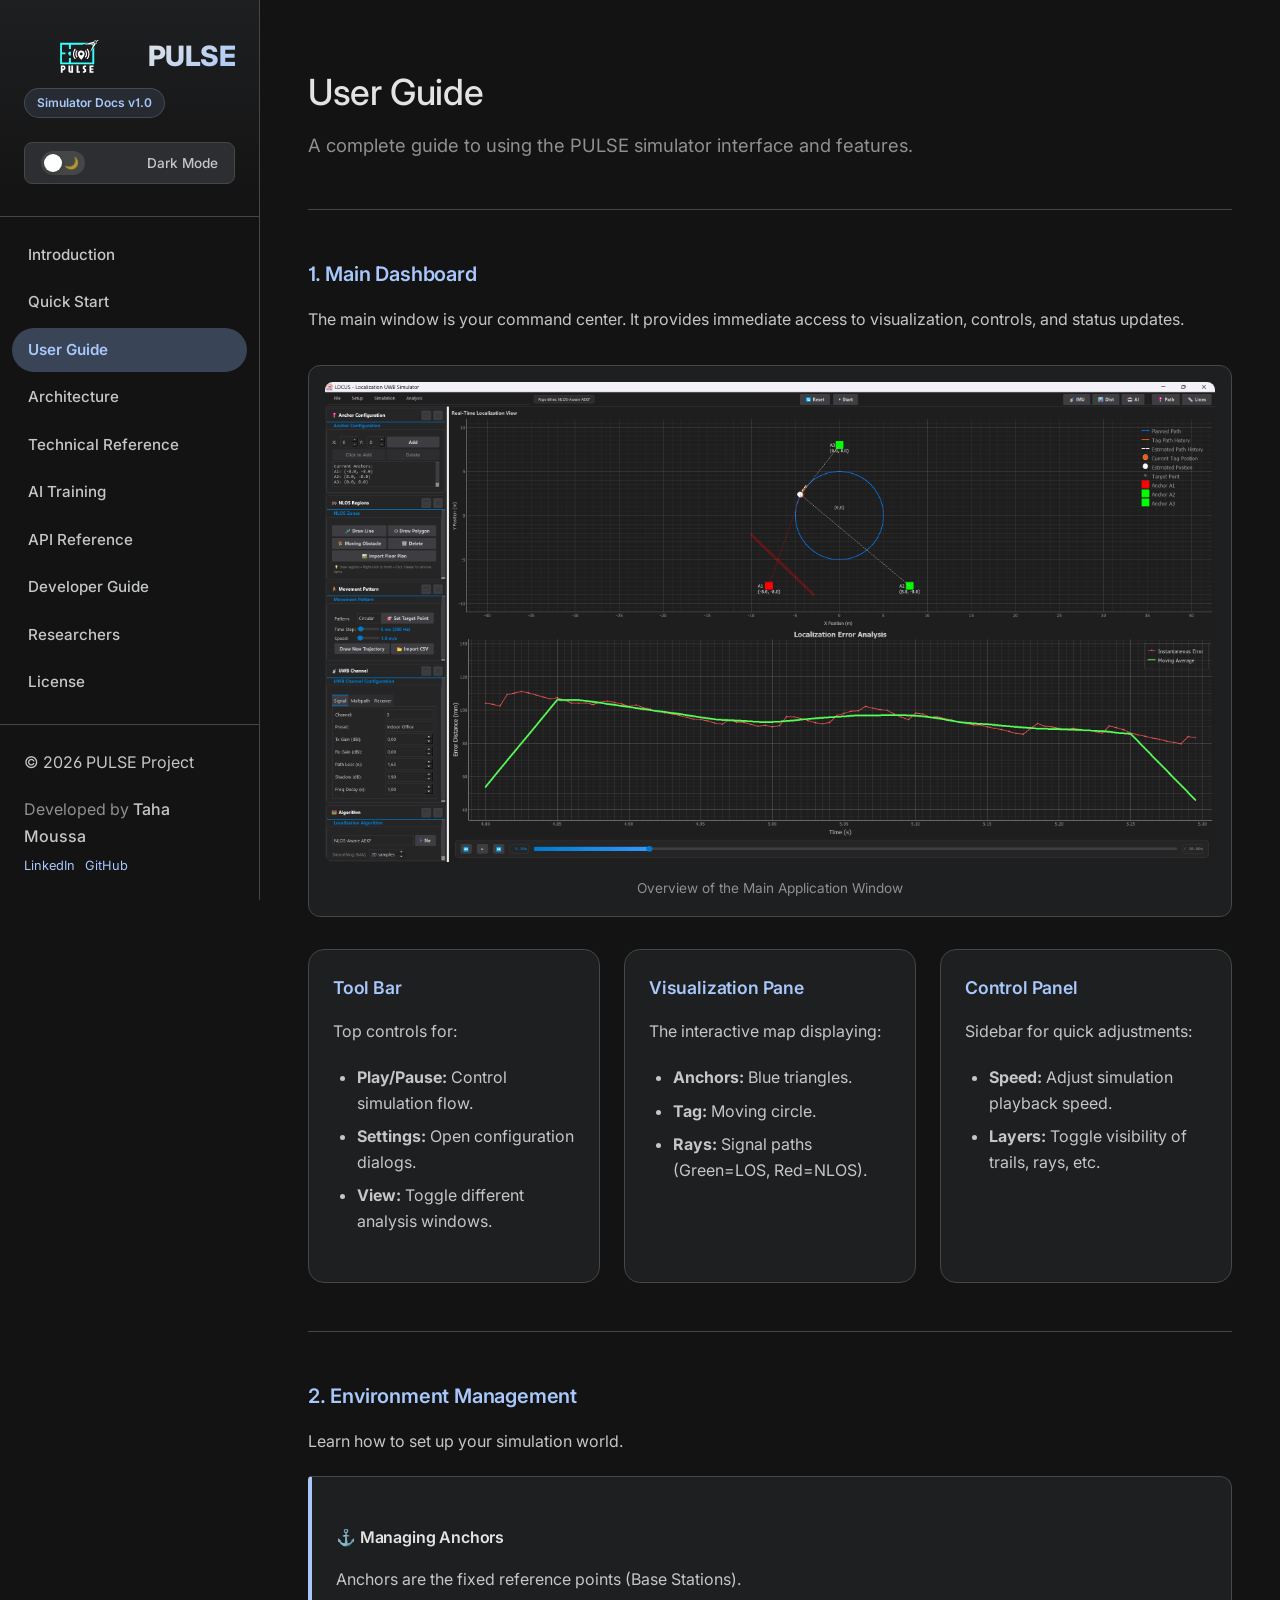
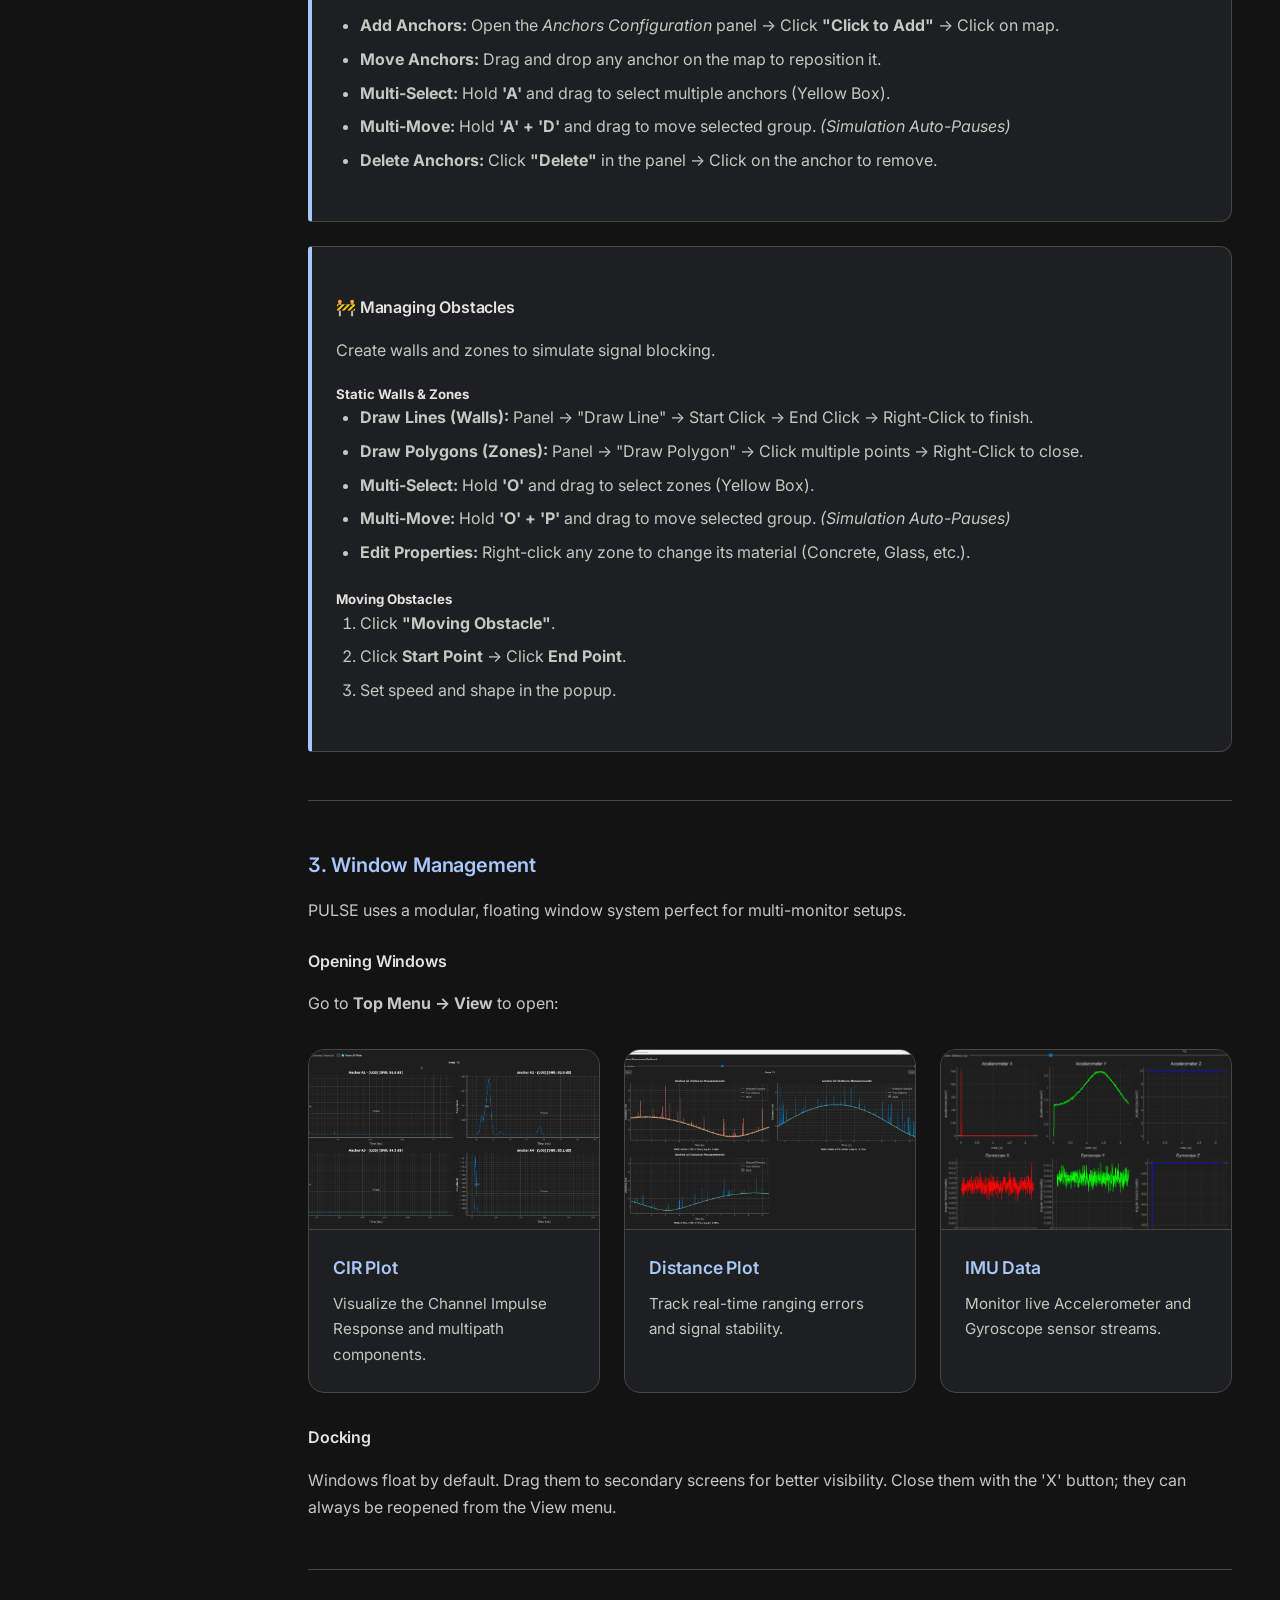
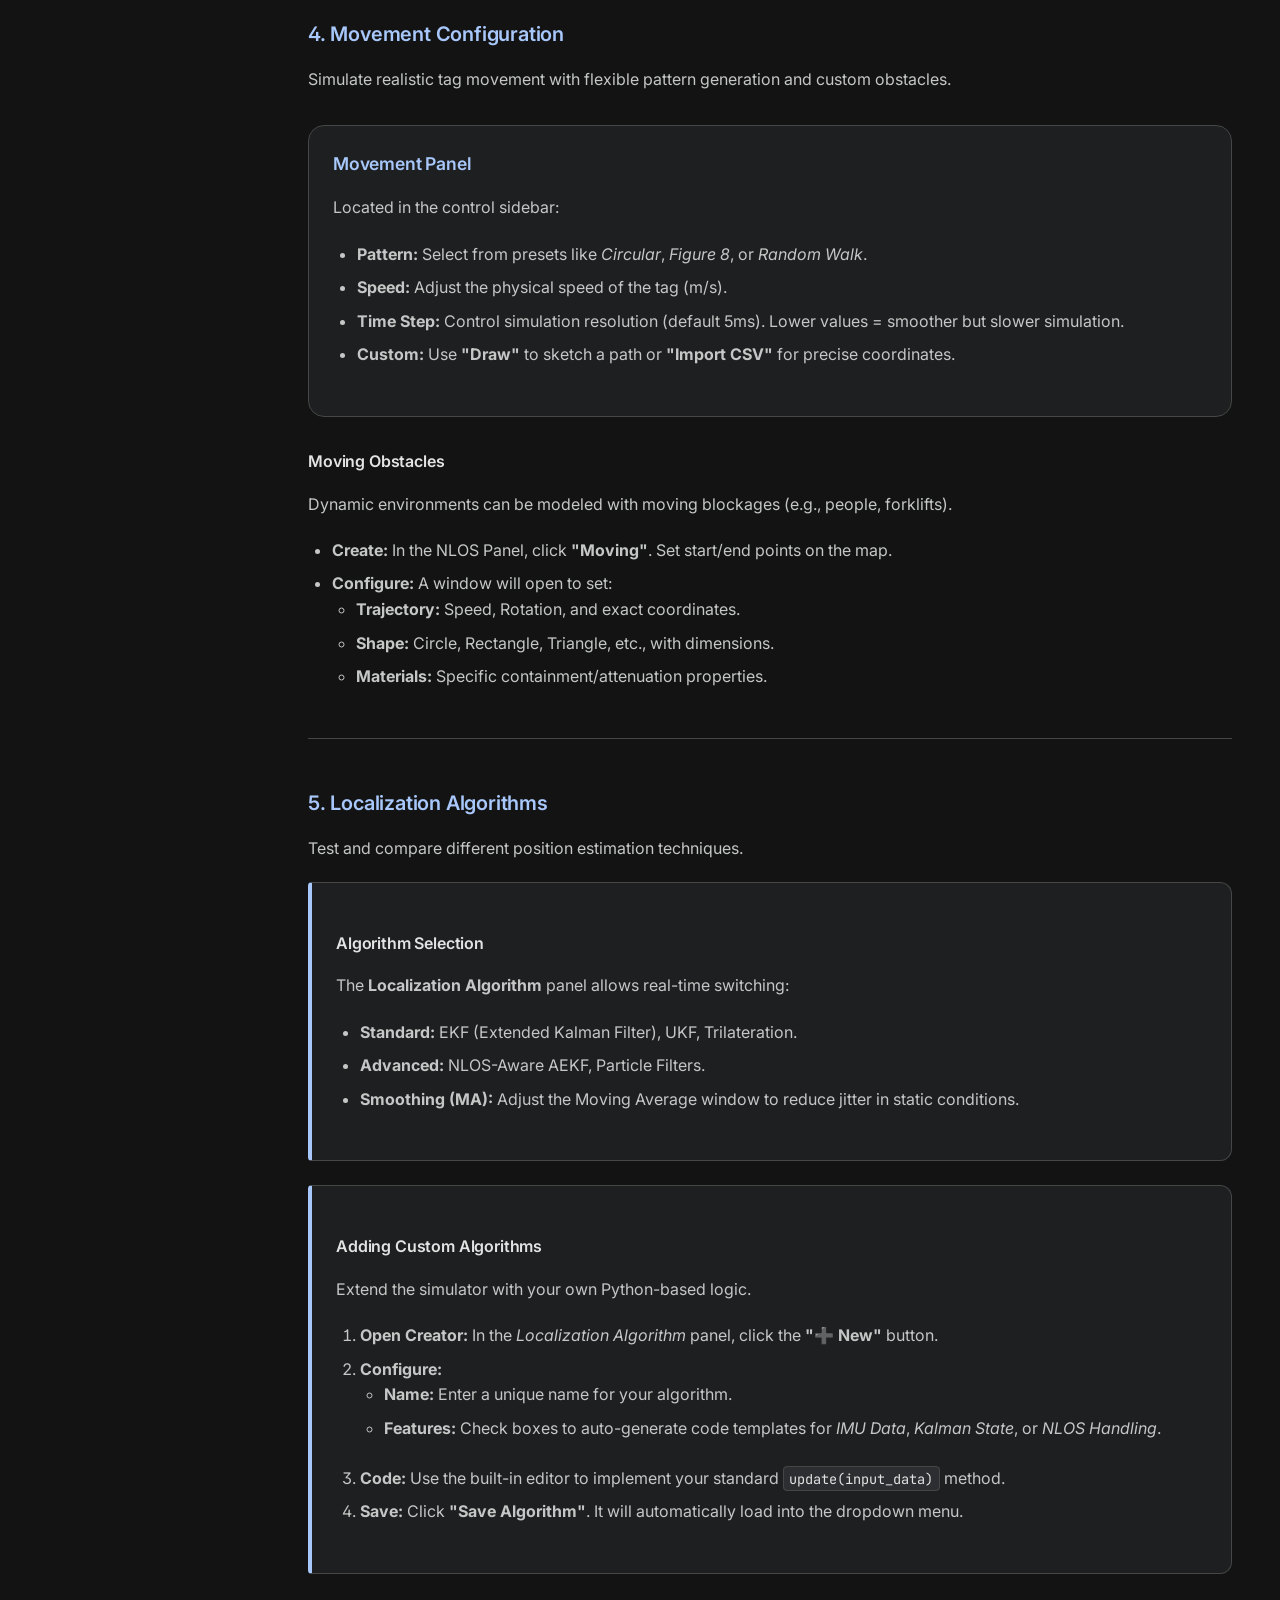
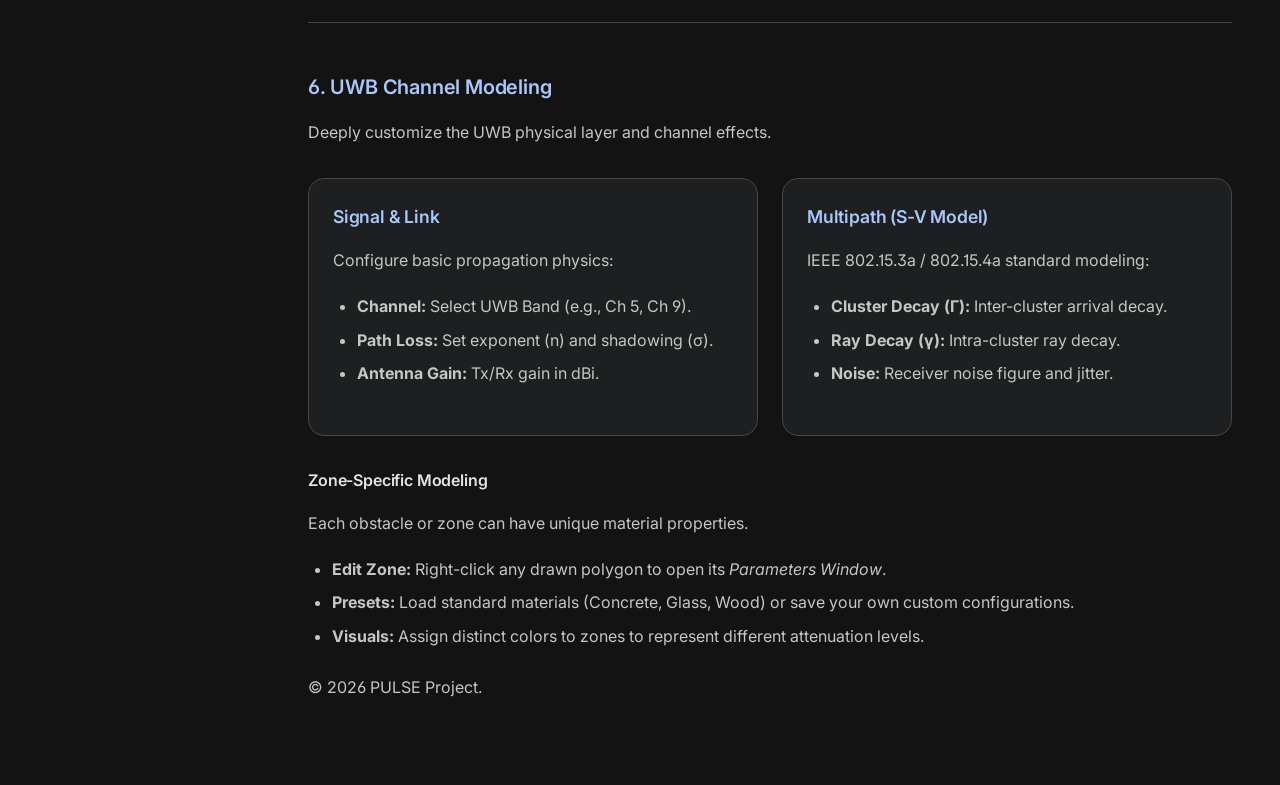
<file: documentation/interface.html>
<!DOCTYPE html>
<html lang="en">
<head>
    <meta charset="UTF-8">
    <meta name="viewport" content="width=device-width, initial-scale=1.0">
    <title>PULSE Simulator - User Interface</title>
    <meta name="description" content="Complete user guide for the PULSE Simulator GUI. Dashboard overview, anchor and obstacle management, movement configuration, algorithm selection, and UWB channel modeling controls.">
    <link rel="icon" type="image/x-icon" href="../assets/logo.ico">
    <!-- Fonts managed in CSS via @import -->
    <link rel="stylesheet" href="styles.css">
</head>
<body>

    <nav class="sidebar" id="sidebar">
        <div class="sidebar-header">
            <div class="logo-container">
                <img src="assets/logo.svg" alt="PULSE Logo" class="logo-icon">
                <div class="logo-text">PULSE</div>
            </div>
            <p class="subtitle">Simulator Docs v1.0</p>
            <div class="theme-switch-wrapper">
                <label class="theme-switch" for="checkbox">
                    <input type="checkbox" id="checkbox" />
                    <div class="slider round"></div>
                </label>
                <em>Dark Mode</em>
            </div>
        </div>
        <ul class="nav-links">
            <li><a href="../index.html">Introduction</a></li>
            <li><a href="quickstart.html">Quick Start</a></li>
            <li><a href="interface.html" class="active">User Guide</a></li>
            <li><a href="architecture.html">Architecture</a></li>
            <li><a href="simulation.html">Technical Reference</a></li>
            <li><a href="ai_training.html">AI Training</a></li>
            <li><a href="api_reference.html">API Reference</a></li>
            <li><a href="advanced.html">Developer Guide</a></li>
            <li><a href="researchers.html">Researchers</a></li>
            <li><a href="license.html">License</a></li>
        </ul>
        <div class="sidebar-footer">
             <p>&copy; 2026 PULSE Project</p>
             <div style="margin-top: 10px; font-size: 0.85rem;">
                <p style="margin-bottom: 5px; color: var(--text-tertiary);">Developed by <a href="https://tahamoussa.info/" target="_blank" style="font-weight: 500; color: var(--text-secondary);">Taha Moussa</a></p>
                <div style="display: flex; gap: 10px;">
                    <a href="https://www.linkedin.com/in/moussa-taha/" target="_blank" style="font-size: 0.8rem;">LinkedIn</a>
                    <a href="https://github.com/moussaart" target="_blank" style="font-size: 0.8rem;">GitHub</a>
                </div>
             </div>
        </div>
    </nav>

    <main class="content-wrapper">
        <div class="content">
            
            <section id="interface" class="doc-section">
                <h1>User Guide</h1>
                <p class="lead">A complete guide to using the PULSE simulator interface and features.</p>

                <hr>

                <h3>1. Main Dashboard</h3>
                <p>The main window is your command center. It provides immediate access to visualization, controls, and status updates.</p>
                
                <figure>
                    <img src="assets/main_window.png" alt="PULSE Main Dashboard">
                    <figcaption>Overview of the Main Application Window</figcaption>
                </figure>

                <div class="concept-grid">
                    <div class="card">
                        <h4>Tool Bar</h4>
                        <p>Top controls for:
                        <ul>
                            <li><strong>Play/Pause:</strong> Control simulation flow.</li>
                            <li><strong>Settings:</strong> Open configuration dialogs.</li>
                            <li><strong>View:</strong> Toggle different analysis windows.</li>
                        </ul>
                        </p>
                    </div>
                    <div class="card">
                        <h4>Visualization Pane</h4>
                        <p>The interactive map displaying:
                        <ul>
                            <li><strong>Anchors:</strong> Blue triangles.</li>
                            <li><strong>Tag:</strong> Moving circle.</li>
                            <li><strong>Rays:</strong> Signal paths (Green=LOS, Red=NLOS).</li>
                        </ul>
                        </p>
                    </div>
                    <div class="card">
                        <h4>Control Panel</h4>
                        <p>Sidebar for quick adjustments:
                        <ul>
                            <li><strong>Speed:</strong> Adjust simulation playback speed.</li>
                            <li><strong>Layers:</strong> Toggle visibility of trails, rays, etc.</li>
                        </ul>
                        </p>
                    </div>
                </div>

                <hr>

                <h3>2. Environment Management</h3>
                <p>Learn how to set up your simulation world.</p>

                <div class="feature-block">
                    <h4>⚓ Managing Anchors</h4>
                    <p>Anchors are the fixed reference points (Base Stations).</p>
                    <ul class="feature-list">
                        <li><strong>Add Anchors:</strong> Open the <em>Anchors Configuration</em> panel -> Click <strong>"Click to Add"</strong> -> Click on map.</li>
                        <li><strong>Move Anchors:</strong> Drag and drop any anchor on the map to reposition it.</li>
                        <li><strong>Multi-Select:</strong> Hold <strong>'A'</strong> and drag to select multiple anchors (Yellow Box).</li>
                        <li><strong>Multi-Move:</strong> Hold <strong>'A' + 'D'</strong> and drag to move selected group. <em>(Simulation Auto-Pauses)</em></li>
                        <li><strong>Delete Anchors:</strong> Click <strong>"Delete"</strong> in the panel -> Click on the anchor to remove.</li>
                    </ul>
                </div>

                <div class="feature-block">
                    <h4>🚧 Managing Obstacles</h4>
                    <p>Create walls and zones to simulate signal blocking.</p>
                    
                    <div class="tabs">
                        <div class="tab-content">
                            <h5>Static Walls & Zones</h5>
                            <ul>
                                <li><strong>Draw Lines (Walls):</strong> Panel -> "Draw Line" -> Start Click -> End Click -> Right-Click to finish.</li>
                                <li><strong>Draw Polygons (Zones):</strong> Panel -> "Draw Polygon" -> Click multiple points -> Right-Click to close.</li>
                                <li><strong>Multi-Select:</strong> Hold <strong>'O'</strong> and drag to select zones (Yellow Box).</li>
                                <li><strong>Multi-Move:</strong> Hold <strong>'O' + 'P'</strong> and drag to move selected group. <em>(Simulation Auto-Pauses)</em></li>
                                <li><strong>Edit Properties:</strong> Right-click any zone to change its material (Concrete, Glass, etc.).</li>
                            </ul>
                        </div>
                        
                        <div class="tab-content">
                            <h5>Moving Obstacles</h5>
                            <ol>
                                <li>Click <strong>"Moving Obstacle"</strong>.</li>
                                <li>Click <strong>Start Point</strong> -> Click <strong>End Point</strong>.</li>
                                <li>Set speed and shape in the popup.</li>
                            </ol>
                        </div>
                    </div>
                </div>

                <hr>

                <h3>3. Window Management</h3>
                <p>PULSE uses a modular, floating window system perfect for multi-monitor setups.</p>

                <h4>Opening Windows</h4>
                <p>Go to <strong>Top Menu -> View</strong> to open:</p>
                
                <div class="concept-grid">
                    <div class="card-feature">
                        <img src="assets/cir.png" alt="CIR Plot">
                        <div class="card-feature-content">
                            <h4>CIR Plot</h4>
                            <p>Visualize the Channel Impulse Response and multipath components.</p>
                        </div>
                    </div>
                    <div class="card-feature">
                        <img src="assets/dist.png" alt="Distance Plot">
                        <div class="card-feature-content">
                            <h4>Distance Plot</h4>
                            <p>Track real-time ranging errors and signal stability.</p>
                        </div>
                    </div>
                    <div class="card-feature">
                        <img src="assets/imu.png" alt="IMU Data">
                        <div class="card-feature-content">
                            <h4>IMU Data</h4>
                            <p>Monitor live Accelerometer and Gyroscope sensor streams.</p>
                        </div>
                    </div>
                </div>

                <h4>Docking</h4>
                <p>Windows float by default. Drag them to secondary screens for better visibility. Close them with the 'X' button; they can always be reopened from the View menu.</p>

            </section>

                <hr>

                <h3>4. Movement Configuration</h3>
                <p>Simulate realistic tag movement with flexible pattern generation and custom obstacles.</p>

                <div class="concept-grid">
                    <div class="card">
                        <h4>Movement Panel</h4>
                        <p>Located in the control sidebar:</p>
                        <ul>
                            <li><strong>Pattern:</strong> Select from presets like <em>Circular</em>, <em>Figure 8</em>, or <em>Random Walk</em>.</li>
                            <li><strong>Speed:</strong> Adjust the physical speed of the tag (m/s).</li>
                            <li><strong>Time Step:</strong> Control simulation resolution (default 5ms). Lower values = smoother but slower simulation.</li>
                            <li><strong>Custom:</strong> Use <strong>"Draw"</strong> to sketch a path or <strong>"Import CSV"</strong> for precise coordinates.</li>
                        </ul>
                    </div>
                </div>

                <h4>Moving Obstacles</h4>
                <p>Dynamic environments can be modeled with moving blockages (e.g., people, forklifts).</p>
                <ul class="feature-list">
                    <li><strong>Create:</strong> In the NLOS Panel, click <strong>"Moving"</strong>. Set start/end points on the map.</li>
                    <li><strong>Configure:</strong> A window will open to set:
                        <ul>
                            <li><strong>Trajectory:</strong> Speed, Rotation, and exact coordinates.</li>
                            <li><strong>Shape:</strong> Circle, Rectangle, Triangle, etc., with dimensions.</li>
                            <li><strong>Materials:</strong> Specific containment/attenuation properties.</li>
                        </ul>
                    </li>
                </ul>

                <hr>

                <h3>5. Localization Algorithms</h3>
                <p>Test and compare different position estimation techniques.</p>

                <div class="feature-block">
                    <h4>Algorithm Selection</h4>
                    <p>The <strong>Localization Algorithm</strong> panel allows real-time switching:</p>
                    <ul>
                        <li><strong>Standard:</strong> EKF (Extended Kalman Filter), UKF, Trilateration.</li>
                        <li><strong>Advanced:</strong> NLOS-Aware AEKF, Particle Filters.</li>
                        <li><strong>Smoothing (MA):</strong> Adjust the Moving Average window to reduce jitter in static conditions.</li>
                    </ul>
                </div>

                <div class="feature-block">
                    <h4>Adding Custom Algorithms</h4>
                    <p>Extend the simulator with your own Python-based logic.</p>
                    <ol>
                        <li><strong>Open Creator:</strong> In the <em>Localization Algorithm</em> panel, click the <strong>"➕ New"</strong> button.</li>
                        <li><strong>Configure:</strong>
                            <ul>
                                <li><strong>Name:</strong> Enter a unique name for your algorithm.</li>
                                <li><strong>Features:</strong> Check boxes to auto-generate code templates for <em>IMU Data</em>, <em>Kalman State</em>, or <em>NLOS Handling</em>.</li>
                            </ul>
                        </li>
                        <li><strong>Code:</strong> Use the built-in editor to implement your standard <code>update(input_data)</code> method.</li>
                        <li><strong>Save:</strong> Click <strong>"Save Algorithm"</strong>. It will automatically load into the dropdown menu.</li>
                    </ol>
                </div>

                <hr>

                <h3>6. UWB Channel Modeling</h3>
                <p>Deeply customize the UWB physical layer and channel effects.</p>

                <div class="concept-grid">
                    <div class="card">
                        <h4>Signal & Link</h4>
                        <p>Configure basic propagation physics:</p>
                        <ul>
                            <li><strong>Channel:</strong> Select UWB Band (e.g., Ch 5, Ch 9).</li>
                            <li><strong>Path Loss:</strong> Set exponent (n) and shadowing (σ).</li>
                            <li><strong>Antenna Gain:</strong> Tx/Rx gain in dBi.</li>
                        </ul>
                    </div>
                    <div class="card">
                        <h4>Multipath (S-V Model)</h4>
                        <p>IEEE 802.15.3a / 802.15.4a standard modeling:</p>
                        <ul>
                            <li><strong>Cluster Decay (Γ):</strong> Inter-cluster arrival decay.</li>
                            <li><strong>Ray Decay (γ):</strong> Intra-cluster ray decay.</li>
                            <li><strong>Noise:</strong> Receiver noise figure and jitter.</li>
                        </ul>
                    </div>
                </div>

                <h4>Zone-Specific Modeling</h4>
                <p>Each obstacle or zone can have unique material properties.</p>
                <ul>
                    <li><strong>Edit Zone:</strong> Right-click any drawn polygon to open its <em>Parameters Window</em>.</li>
                    <li><strong>Presets:</strong> Load standard materials (Concrete, Glass, Wood) or save your own custom configurations.</li>
                    <li><strong>Visuals:</strong> Assign distinct colors to zones to represent different attenuation levels.</li>
                </ul>

            </section>

            <footer class="footer">
                <p>&copy; 2026 PULSE Project.</p>
            </footer>

        </div>
    </main>

    <script src="script.js"></script>
</body>
</html>
</file>
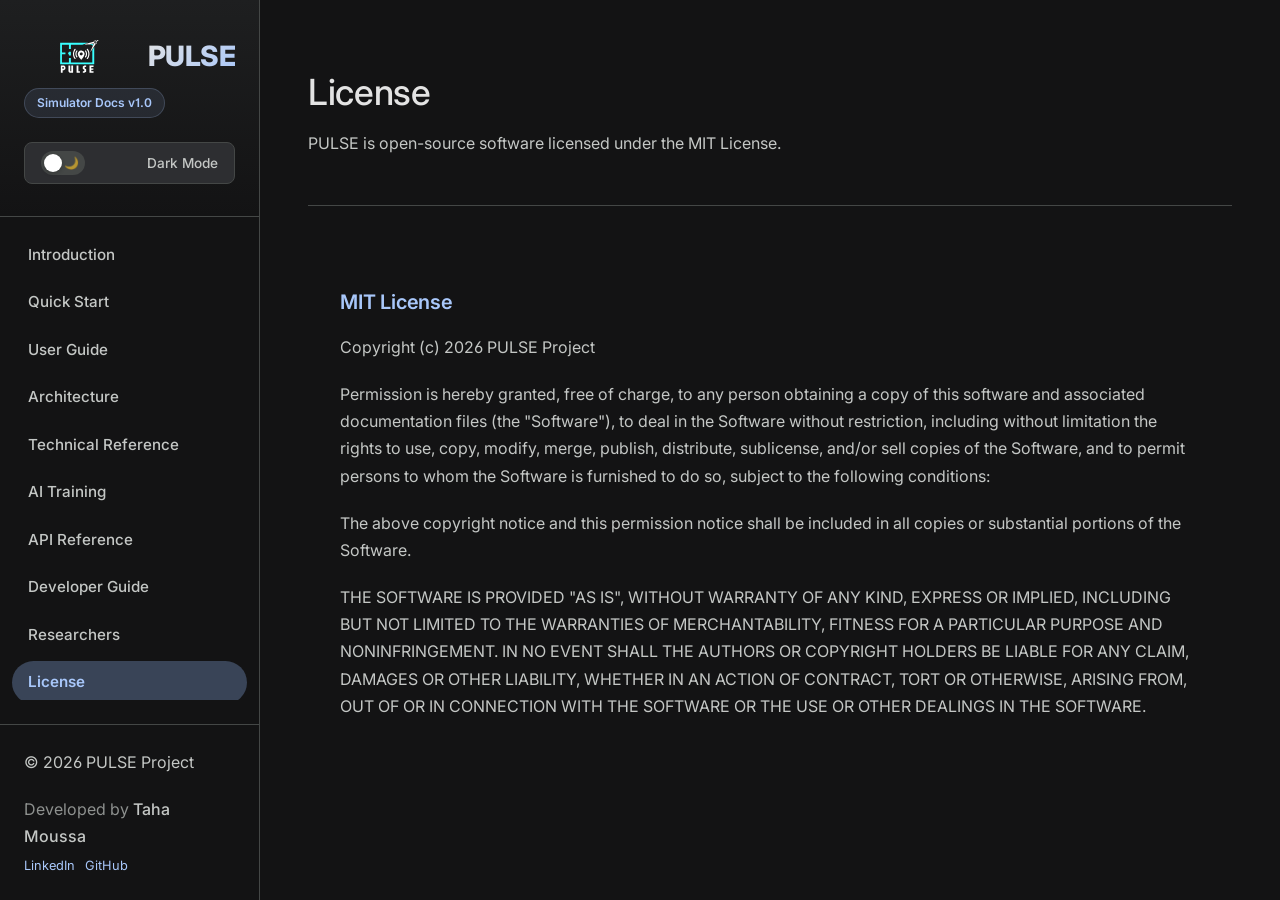
<file: documentation/license.html>
<!DOCTYPE html>
<html lang="en">
<head>
    <meta charset="UTF-8">
    <meta name="viewport" content="width=device-width, initial-scale=1.0">
    <title>PULSE Simulator - License</title>
    <meta name="description" content="PULSE Simulator is open-source software licensed under the MIT License.">
    <link rel="icon" type="image/x-icon" href="../assets/logo.ico">
    <!-- Fonts managed in CSS via @import -->
    <!-- Main CSS -->
    <link rel="stylesheet" href="styles.css">
</head>
<body>

    <!-- Sidebar Navigation -->
    <nav class="sidebar" id="sidebar">
        <div class="sidebar-header">
            <div class="logo-container">
                <img src="assets/logo.svg" alt="PULSE Logo" class="logo-icon">
                <div class="logo-text">PULSE</div>
            </div>
            <p class="subtitle">Simulator Docs v1.0</p>
            
            <div class="theme-switch-wrapper">
                <label class="theme-switch" for="checkbox">
                    <input type="checkbox" id="checkbox" />
                    <div class="slider round"></div>
                </label>
                <em>Dark Mode</em>
            </div>
        </div>
        
        <ul class="nav-links">
            <li><a href="../index.html">Introduction</a></li>
            <li><a href="quickstart.html">Quick Start</a></li>
            <li><a href="interface.html">User Guide</a></li>
            <li><a href="architecture.html">Architecture</a></li>
            <li><a href="simulation.html">Technical Reference</a></li>
            <li><a href="ai_training.html">AI Training</a></li>
            <li><a href="api_reference.html">API Reference</a></li>
            <li><a href="advanced.html">Developer Guide</a></li>
            <li><a href="researchers.html">Researchers</a></li>
            <li><a href="license.html" class="active">License</a></li>
        </ul>
        
        <div class="sidebar-footer">
             <p>&copy; 2026 PULSE Project</p>
             <div style="margin-top: 10px; font-size: 0.85rem;">
                <p style="margin-bottom: 5px; color: var(--text-tertiary);">Developed by <a href="https://tahamoussa.info/" target="_blank" style="font-weight: 500; color: var(--text-secondary);">Taha Moussa</a></p>
                <div style="display: flex; gap: 10px;">
                    <a href="https://www.linkedin.com/in/moussa-taha/" target="_blank" style="font-size: 0.8rem;">LinkedIn</a>
                    <a href="https://github.com/moussaart" target="_blank" style="font-size: 0.8rem;">GitHub</a>
                </div>
             </div>
        </div>
    </nav>

    <!-- Main Content Area -->
    <main class="content-wrapper">
        <div class="content">
            
            <section id="license" class="doc-section">
                <h1>License</h1>
                <p>PULSE is open-source software licensed under the MIT License.</p>
                <hr>

                <div class="code-wrapper" style="background: var(--bg-card); padding: 2rem; border-radius: 8px; border: 1px solid var(--border-color);">
                    <h3 style="margin-top: 0;">MIT License</h3>
                    <p>Copyright (c) 2026 PULSE Project</p>
                    <p>Permission is hereby granted, free of charge, to any person obtaining a copy of this software and associated documentation files (the "Software"), to deal in the Software without restriction, including without limitation the rights to use, copy, modify, merge, publish, distribute, sublicense, and/or sell copies of the Software, and to permit persons to whom the Software is furnished to do so, subject to the following conditions:</p>
                    <p>The above copyright notice and this permission notice shall be included in all copies or substantial portions of the Software.</p>
                    <p>THE SOFTWARE IS PROVIDED "AS IS", WITHOUT WARRANTY OF ANY KIND, EXPRESS OR IMPLIED, INCLUDING BUT NOT LIMITED TO THE WARRANTIES OF MERCHANTABILITY, FITNESS FOR A PARTICULAR PURPOSE AND NONINFRINGEMENT. IN NO EVENT SHALL THE AUTHORS OR COPYRIGHT HOLDERS BE LIABLE FOR ANY CLAIM, DAMAGES OR OTHER LIABILITY, WHETHER IN AN ACTION OF CONTRACT, TORT OR OTHERWISE, ARISING FROM, OUT OF OR IN CONNECTION WITH THE SOFTWARE OR THE USE OR OTHER DEALINGS IN THE SOFTWARE.</p>
                </div>

            </section>

        </div>
    </main>

    <!-- Navigation Script -->
    <script src="script.js"></script>
</body>
</html>
</file>
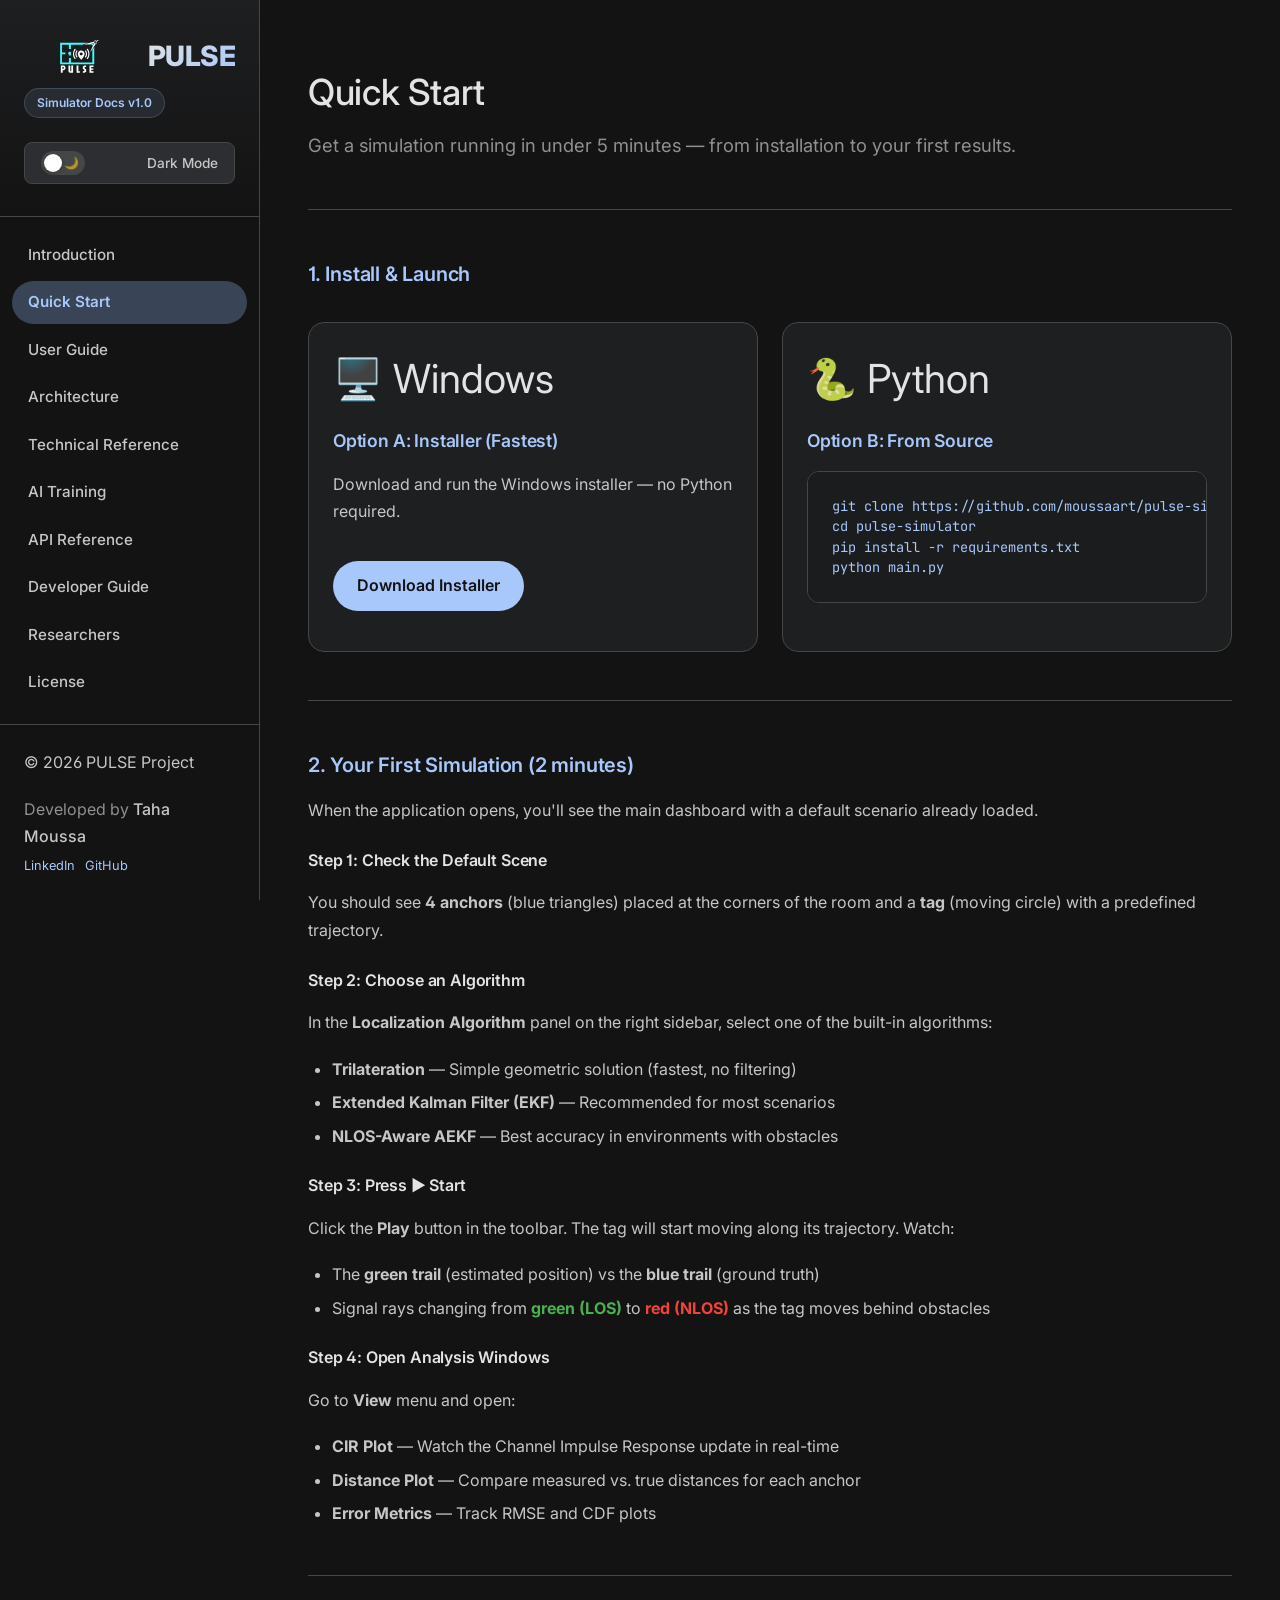
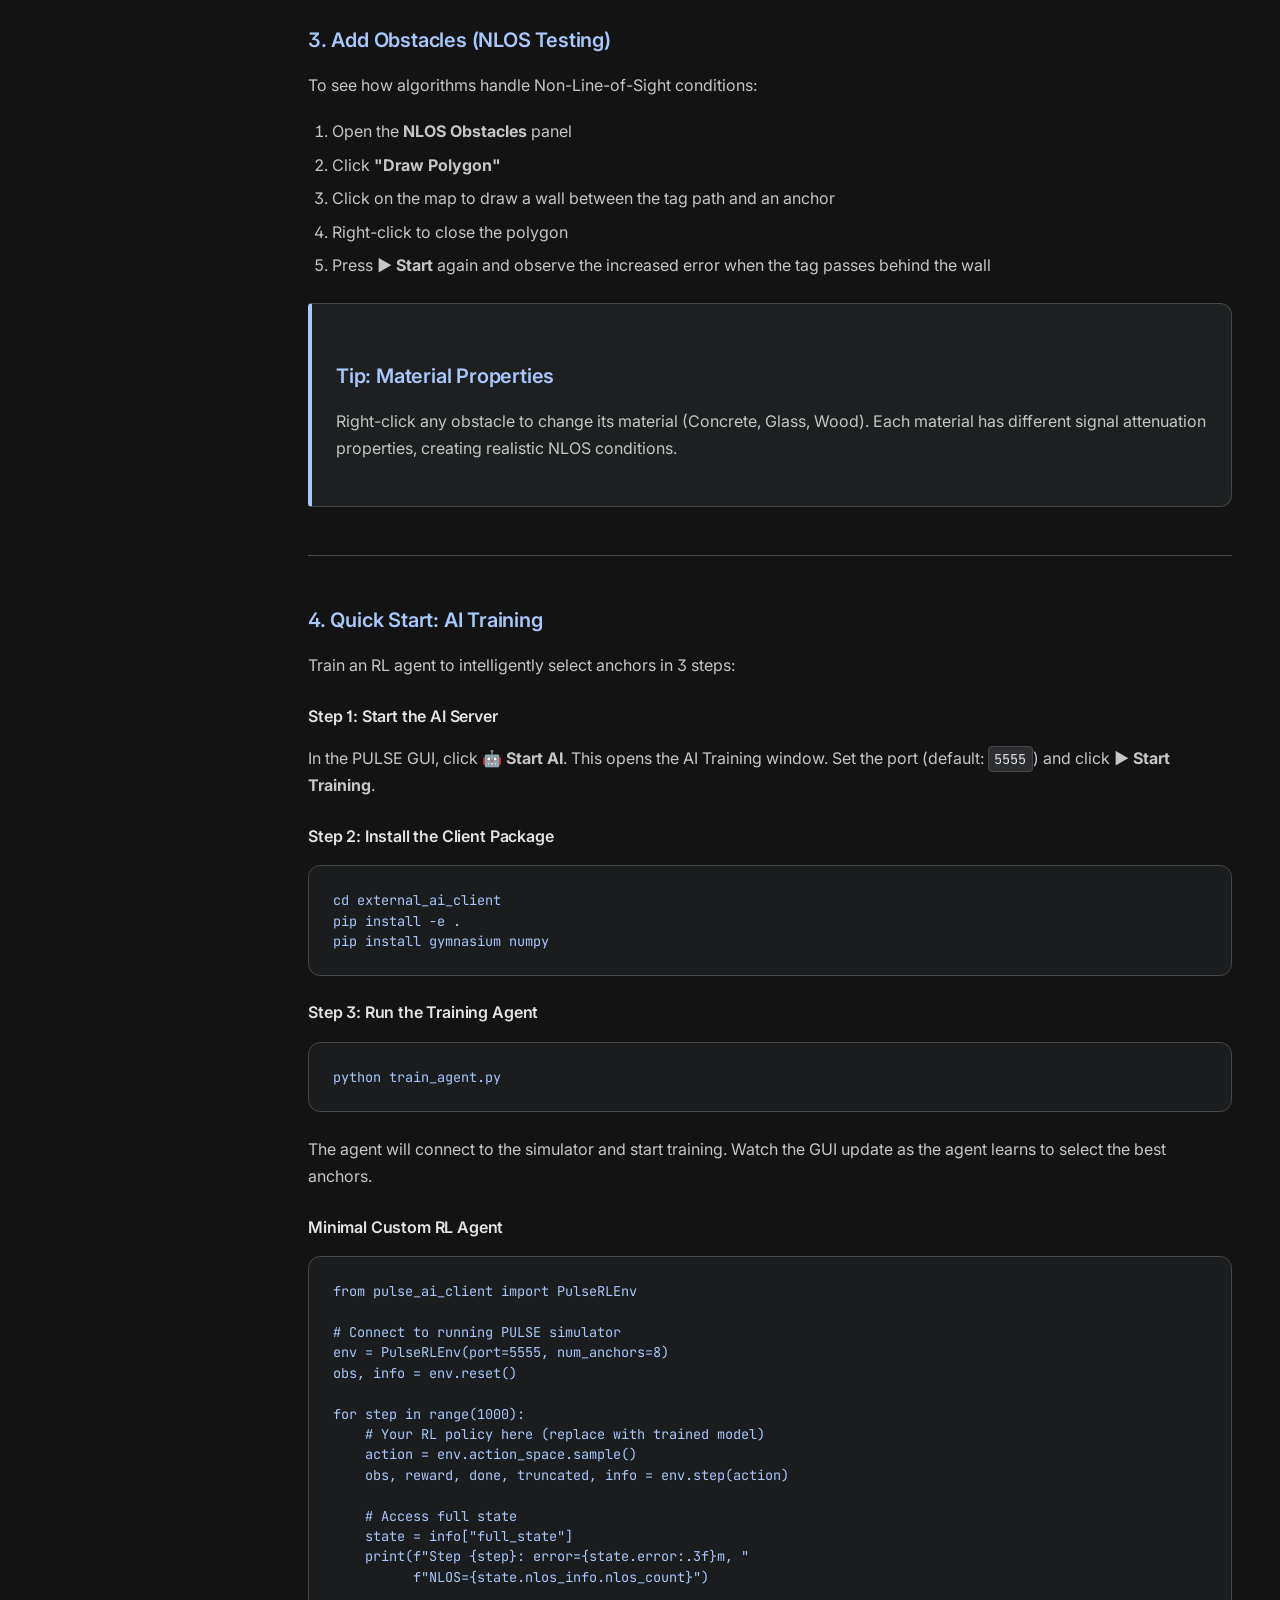
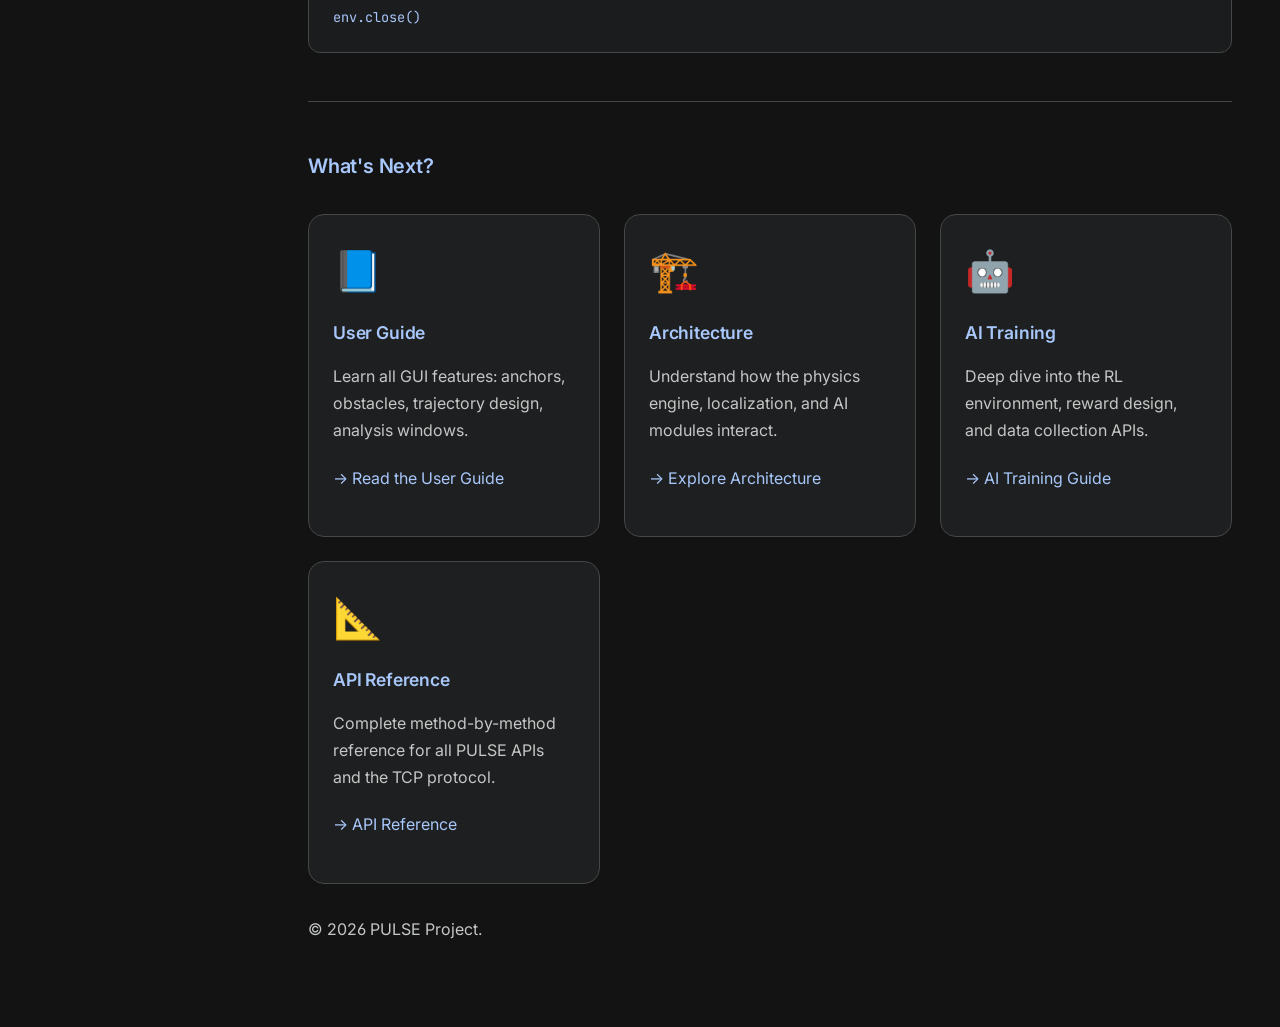
<file: documentation/quickstart.html>
<!DOCTYPE html>
<html lang="en">
<head>
    <meta charset="UTF-8">
    <meta name="viewport" content="width=device-width, initial-scale=1.0">
    <title>PULSE Simulator - Quick Start</title>
    <meta name="description" content="Get up and running with PULSE Simulator in 5 minutes. Minimal example, complete workflow, and AI training quick start.">
    <link rel="icon" type="image/x-icon" href="../assets/logo.ico">
    <link rel="stylesheet" href="styles.css">
</head>
<body>

    <nav class="sidebar" id="sidebar">
        <div class="sidebar-header">
            <div class="logo-container">
                <img src="assets/logo.svg" alt="PULSE Logo" class="logo-icon">
                <div class="logo-text">PULSE</div>
            </div>
            <p class="subtitle">Simulator Docs v1.0</p>
            <div class="theme-switch-wrapper">
                <label class="theme-switch" for="checkbox">
                    <input type="checkbox" id="checkbox" />
                    <div class="slider round"></div>
                </label>
                <em>Dark Mode</em>
            </div>
        </div>
        <ul class="nav-links">
            <li><a href="../index.html">Introduction</a></li>
            <li><a href="quickstart.html" class="active">Quick Start</a></li>
            <li><a href="interface.html">User Guide</a></li>
            <li><a href="architecture.html">Architecture</a></li>
            <li><a href="simulation.html">Technical Reference</a></li>
            <li><a href="ai_training.html">AI Training</a></li>
            <li><a href="api_reference.html">API Reference</a></li>
            <li><a href="advanced.html">Developer Guide</a></li>
            <li><a href="researchers.html">Researchers</a></li>
            <li><a href="license.html">License</a></li>
        </ul>
        <div class="sidebar-footer">
             <p>&copy; 2026 PULSE Project</p>
             <div style="margin-top: 10px; font-size: 0.85rem;">
                <p style="margin-bottom: 5px; color: var(--text-tertiary);">Developed by <a href="https://tahamoussa.info/" target="_blank" style="font-weight: 500; color: var(--text-secondary);">Taha Moussa</a></p>
                <div style="display: flex; gap: 10px;">
                    <a href="https://www.linkedin.com/in/moussa-taha/" target="_blank" style="font-size: 0.8rem;">LinkedIn</a>
                    <a href="https://github.com/moussaart" target="_blank" style="font-size: 0.8rem;">GitHub</a>
                </div>
             </div>
        </div>
    </nav>

    <main class="content-wrapper">
        <div class="content">
            
            <section id="quickstart" class="doc-section">
                <h1>Quick Start</h1>
                <p class="lead">Get a simulation running in under 5 minutes — from installation to your first results.</p>
                <hr>

                <!-- ====== STEP 1 ====== -->
                <h3>1. Install & Launch</h3>

                <div class="concept-grid">
                    <div class="card">
                        <div class="card-icon">🖥️ Windows</div>
                        <h4>Option A: Installer (Fastest)</h4>
                        <p>Download and run the Windows installer — no Python required.</p>
                        <a href="#" class="btn btn-primary pulse-download-link" download style="margin-top: 1rem; display: inline-block;">Download Installer</a>
                    </div>
                    <div class="card">
                        <div class="card-icon">🐍 Python</div>
                        <h4>Option B: From Source</h4>
                        <pre style="margin-top: 0.5rem;"><code>git clone https://github.com/moussaart/pulse-simulator.git
cd pulse-simulator
pip install -r requirements.txt
python main.py</code></pre>
                    </div>
                </div>

                <hr>

                <!-- ====== STEP 2 ====== -->
                <h3>2. Your First Simulation (2 minutes)</h3>
                <p>When the application opens, you'll see the main dashboard with a default scenario already loaded.</p>

                <div class="step">
                    <h4>Step 1: Check the Default Scene</h4>
                    <p>You should see <strong>4 anchors</strong> (blue triangles) placed at the corners of the room and a <strong>tag</strong> (moving circle) with a predefined trajectory.</p>
                </div>

                <div class="step">
                    <h4>Step 2: Choose an Algorithm</h4>
                    <p>In the <strong>Localization Algorithm</strong> panel on the right sidebar, select one of the built-in algorithms:</p>
                    <ul>
                        <li><strong>Trilateration</strong> — Simple geometric solution (fastest, no filtering)</li>
                        <li><strong>Extended Kalman Filter (EKF)</strong> — Recommended for most scenarios</li>
                        <li><strong>NLOS-Aware AEKF</strong> — Best accuracy in environments with obstacles</li>
                    </ul>
                </div>

                <div class="step">
                    <h4>Step 3: Press ▶ Start</h4>
                    <p>Click the <strong>Play</strong> button in the toolbar. The tag will start moving along its trajectory. Watch:</p>
                    <ul>
                        <li>The <strong>green trail</strong> (estimated position) vs the <strong>blue trail</strong> (ground truth)</li>
                        <li>Signal rays changing from <span style="color: #4caf50; font-weight: bold;">green (LOS)</span> to <span style="color: #f44336; font-weight: bold;">red (NLOS)</span> as the tag moves behind obstacles</li>
                    </ul>
                </div>

                <div class="step">
                    <h4>Step 4: Open Analysis Windows</h4>
                    <p>Go to <strong>View</strong> menu and open:</p>
                    <ul>
                        <li><strong>CIR Plot</strong> — Watch the Channel Impulse Response update in real-time</li>
                        <li><strong>Distance Plot</strong> — Compare measured vs. true distances for each anchor</li>
                        <li><strong>Error Metrics</strong> — Track RMSE and CDF plots</li>
                    </ul>
                </div>

                <hr>

                <!-- ====== STEP 3 ====== -->
                <h3>3. Add Obstacles (NLOS Testing)</h3>
                <p>To see how algorithms handle Non-Line-of-Sight conditions:</p>
                <ol>
                    <li>Open the <strong>NLOS Obstacles</strong> panel</li>
                    <li>Click <strong>"Draw Polygon"</strong></li>
                    <li>Click on the map to draw a wall between the tag path and an anchor</li>
                    <li>Right-click to close the polygon</li>
                    <li>Press <strong>▶ Start</strong> again and observe the increased error when the tag passes behind the wall</li>
                </ol>

                <div class="info-box">
                    <h3>Tip: Material Properties</h3>
                    <p>Right-click any obstacle to change its material (Concrete, Glass, Wood). Each material has different signal attenuation properties, creating realistic NLOS conditions.</p>
                </div>

                <hr>

                <!-- ====== STEP 4 ====== -->
                <h3>4. Quick Start: AI Training</h3>
                <p>Train an RL agent to intelligently select anchors in 3 steps:</p>

                <div class="step">
                    <h4>Step 1: Start the AI Server</h4>
                    <p>In the PULSE GUI, click <strong>🤖 Start AI</strong>. This opens the AI Training window. Set the port (default: <code>5555</code>) and click <strong>▶ Start Training</strong>.</p>
                </div>

                <div class="step">
                    <h4>Step 2: Install the Client Package</h4>
                    <pre><code>cd external_ai_client
pip install -e .
pip install gymnasium numpy</code></pre>
                </div>

                <div class="step">
                    <h4>Step 3: Run the Training Agent</h4>
                    <pre><code>python train_agent.py</code></pre>
                    <p>The agent will connect to the simulator and start training. Watch the GUI update as the agent learns to select the best anchors.</p>
                </div>

                <h4>Minimal Custom RL Agent</h4>
                <pre><code>from pulse_ai_client import PulseRLEnv

# Connect to running PULSE simulator
env = PulseRLEnv(port=5555, num_anchors=8)
obs, info = env.reset()

for step in range(1000):
    # Your RL policy here (replace with trained model)
    action = env.action_space.sample()
    obs, reward, done, truncated, info = env.step(action)

    # Access full state
    state = info["full_state"]
    print(f"Step {step}: error={state.error:.3f}m, "
          f"NLOS={state.nlos_info.nlos_count}")

env.close()</code></pre>

                <hr>

                <!-- ====== NEXT STEPS ====== -->
                <h3>What's Next?</h3>
                <div class="concept-grid">
                    <div class="card">
                        <div class="card-icon">📘</div>
                        <h4>User Guide</h4>
                        <p>Learn all GUI features: anchors, obstacles, trajectory design, analysis windows.</p>
                        <p><a href="interface.html">→ Read the User Guide</a></p>
                    </div>
                    <div class="card">
                        <div class="card-icon">🏗️</div>
                        <h4>Architecture</h4>
                        <p>Understand how the physics engine, localization, and AI modules interact.</p>
                        <p><a href="architecture.html">→ Explore Architecture</a></p>
                    </div>
                    <div class="card">
                        <div class="card-icon">🤖</div>
                        <h4>AI Training</h4>
                        <p>Deep dive into the RL environment, reward design, and data collection APIs.</p>
                        <p><a href="ai_training.html">→ AI Training Guide</a></p>
                    </div>
                    <div class="card">
                        <div class="card-icon">📐</div>
                        <h4>API Reference</h4>
                        <p>Complete method-by-method reference for all PULSE APIs and the TCP protocol.</p>
                        <p><a href="api_reference.html">→ API Reference</a></p>
                    </div>
                </div>

            </section>

            <footer class="footer">
                <p>&copy; 2026 PULSE Project.</p>
            </footer>

        </div>
    </main>

    <script src="script.js"></script>
</body>
</html>
</file>
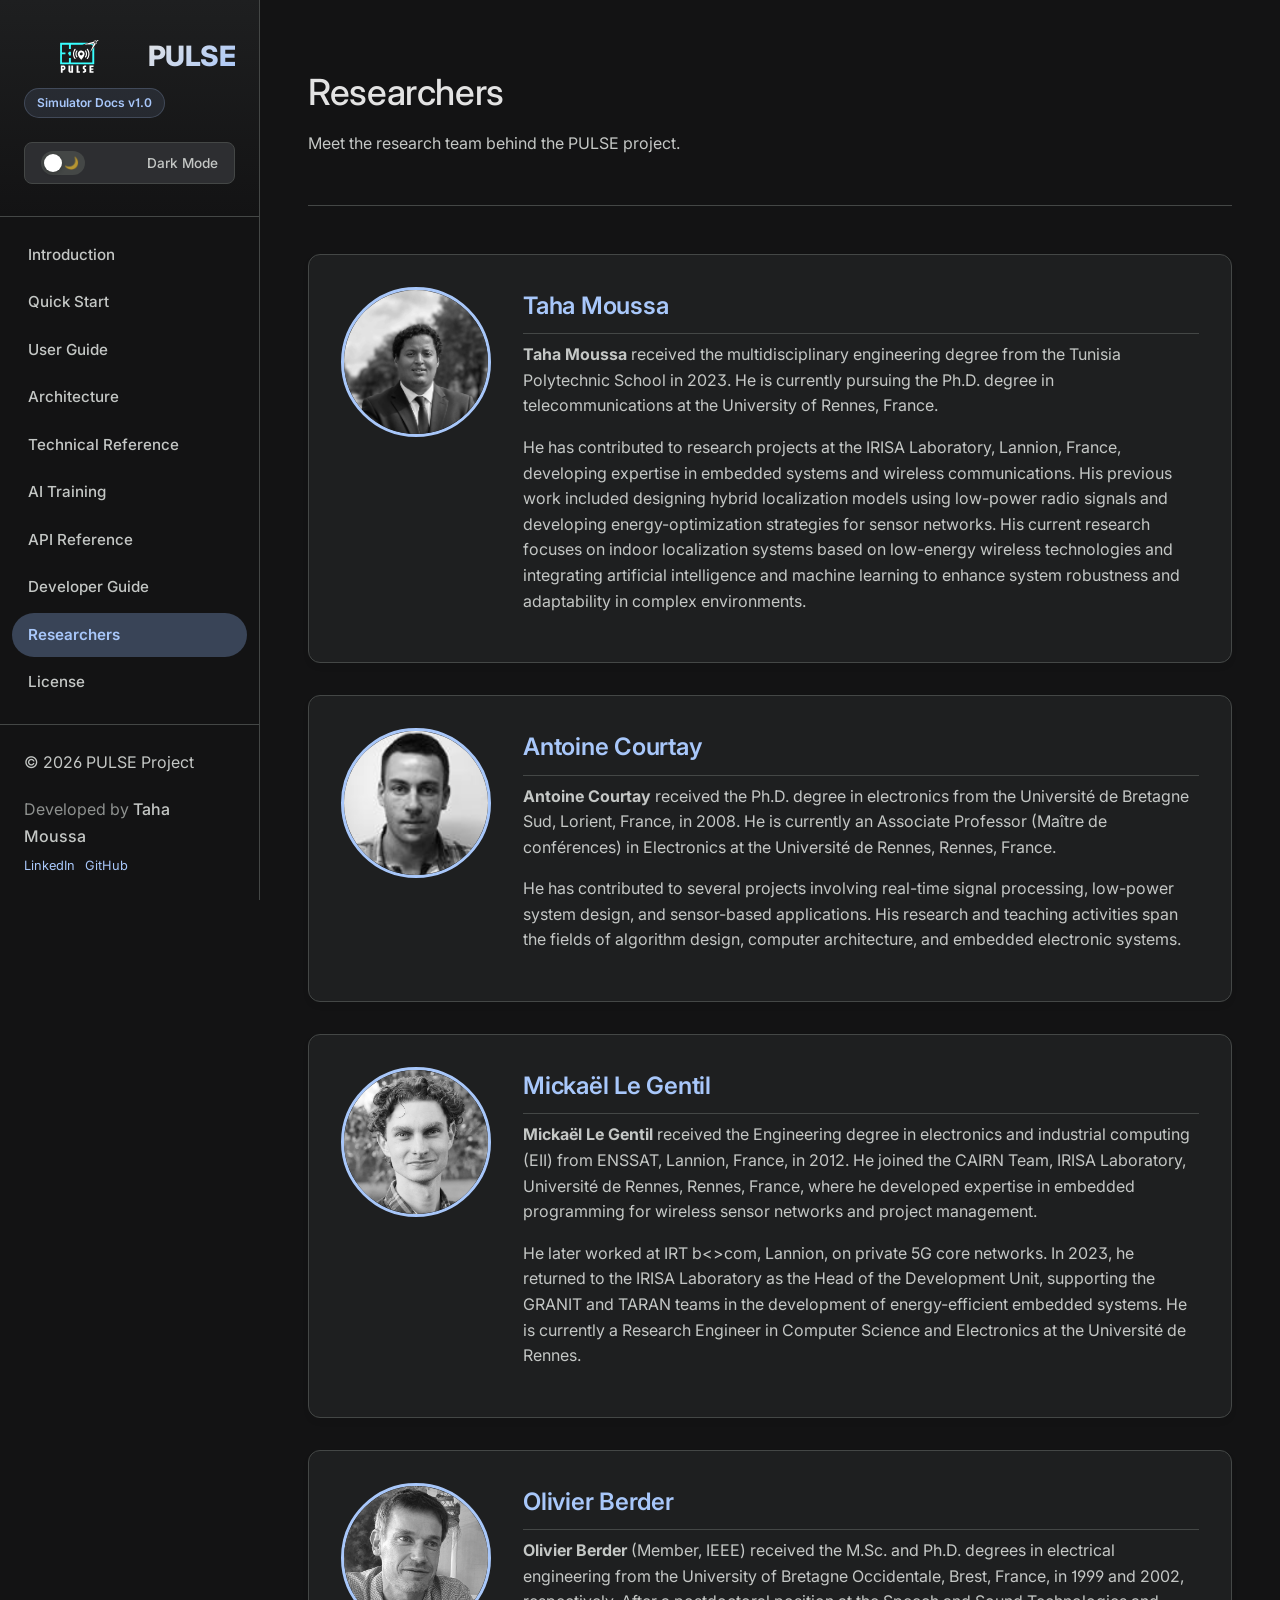
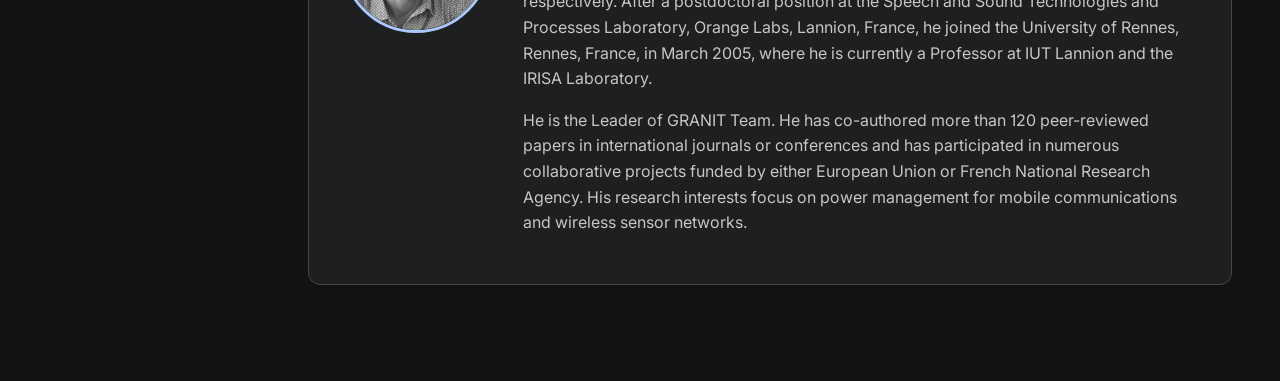
<file: documentation/researchers.html>
<!DOCTYPE html>
<html lang="en">
<head>
    <meta charset="UTF-8">
    <meta name="viewport" content="width=device-width, initial-scale=1.0">
    <title>PULSE Simulator - Researchers</title>
    <meta name="description" content="Meet the research team behind the PULSE Simulator: IRISA laboratory researchers working on UWB indoor localization.">
    <link rel="icon" type="image/x-icon" href="../assets/logo.ico">
    <!-- Fonts managed in CSS via @import -->
    <!-- Main CSS -->
    <link rel="stylesheet" href="styles.css">
</head>
<body>

    <!-- Sidebar Navigation -->
    <nav class="sidebar" id="sidebar">
        <div class="sidebar-header">
            <div class="logo-container">
                <img src="assets/logo.svg" alt="PULSE Logo" class="logo-icon">
                <div class="logo-text">PULSE</div>
            </div>
            <p class="subtitle">Simulator Docs v1.0</p>
            
            <div class="theme-switch-wrapper">
                <label class="theme-switch" for="checkbox">
                    <input type="checkbox" id="checkbox" />
                    <div class="slider round"></div>
                </label>
                <em>Dark Mode</em>
            </div>
        </div>
        
        <ul class="nav-links">
            <li><a href="../index.html">Introduction</a></li>
            <li><a href="quickstart.html">Quick Start</a></li>
            <li><a href="interface.html">User Guide</a></li>
            <li><a href="architecture.html">Architecture</a></li>
            <li><a href="simulation.html">Technical Reference</a></li>
            <li><a href="ai_training.html">AI Training</a></li>
            <li><a href="api_reference.html">API Reference</a></li>
            <li><a href="advanced.html">Developer Guide</a></li>
            <li><a href="researchers.html" class="active">Researchers</a></li>
            <li><a href="license.html">License</a></li>
        </ul>
        
        <div class="sidebar-footer">
             <p>&copy; 2026 PULSE Project</p>
             <div style="margin-top: 10px; font-size: 0.85rem;">
                <p style="margin-bottom: 5px; color: var(--text-tertiary);">Developed by <a href="https://tahamoussa.info/" target="_blank" style="font-weight: 500; color: var(--text-secondary);">Taha Moussa</a></p>
                <div style="display: flex; gap: 10px;">
                    <a href="https://www.linkedin.com/in/moussa-taha/" target="_blank" style="font-size: 0.8rem;">LinkedIn</a>
                    <a href="https://github.com/moussaart" target="_blank" style="font-size: 0.8rem;">GitHub</a>
                </div>
             </div>
        </div>
    </nav>

    <!-- Main Content Area -->
    <main class="content-wrapper">
        <div class="content">
            
            <section id="researchers" class="doc-section">
                <h1>Researchers</h1>
                <p>Meet the research team behind the PULSE project.</p>
                <hr>

                <div class="researcher-card">
                    <img src="assets/Taha Moussa.png" alt="Taha Moussa" class="researcher-img">
                    <div class="researcher-info">
                        <h2>Taha Moussa</h2>
                        <p><strong>Taha Moussa</strong> received the multidisciplinary engineering degree from the Tunisia Polytechnic School in 2023. He is currently pursuing the Ph.D. degree in telecommunications at the University of Rennes, France.</p>
                        <p>He has contributed to research projects at the IRISA Laboratory, Lannion, France, developing expertise in embedded systems and wireless communications. His previous work included designing hybrid localization models using low-power radio signals and developing energy-optimization strategies for sensor networks. His current research focuses on indoor localization systems based on low-energy wireless technologies and integrating artificial intelligence and machine learning to enhance system robustness and adaptability in complex environments.</p>
                    </div>
                </div>

                <div class="researcher-card">
                    <img src="assets/Antoine Courtay.jpg" alt="Antoine Courtay" class="researcher-img">
                    <div class="researcher-info">
                        <h2>Antoine Courtay</h2>
                        <p><strong>Antoine Courtay</strong> received the Ph.D. degree in electronics from the Université de Bretagne Sud, Lorient, France, in 2008. He is currently an Associate Professor (Maître de conférences) in Electronics at the Université de Rennes, Rennes, France.</p>
                        <p>He has contributed to several projects involving real-time signal processing, low-power system design, and sensor-based applications. His research and teaching activities span the fields of algorithm design, computer architecture, and embedded electronic systems.</p>
                    </div>
                </div>

                <div class="researcher-card">
                    <img src="assets/Mickaël Le Gentil.png" alt="Mickaël Le Gentil" class="researcher-img">
                    <div class="researcher-info">
                        <h2>Mickaël Le Gentil</h2>
                        <p><strong>Mickaël Le Gentil</strong> received the Engineering degree in electronics and industrial computing (EII) from ENSSAT, Lannion, France, in 2012. He joined the CAIRN Team, IRISA Laboratory, Université de Rennes, Rennes, France, where he developed expertise in embedded programming for wireless sensor networks and project management.</p>
                        <p>He later worked at IRT b&lt;&gt;com, Lannion, on private 5G core networks. In 2023, he returned to the IRISA Laboratory as the Head of the Development Unit, supporting the GRANIT and TARAN teams in the development of energy-efficient embedded systems. He is currently a Research Engineer in Computer Science and Electronics at the Université de Rennes.</p>
                    </div>
                </div>

                <div class="researcher-card">
                    <img src="assets/Olivier Berder.jpeg" alt="Olivier Berder" class="researcher-img">
                    <div class="researcher-info">
                        <h2>Olivier Berder</h2>
                        <p><strong>Olivier Berder</strong> (Member, IEEE) received the M.Sc. and Ph.D. degrees in electrical engineering from the University of Bretagne Occidentale, Brest, France, in 1999 and 2002, respectively. After a postdoctoral position at the Speech and Sound Technologies and Processes Laboratory, Orange Labs, Lannion, France, he joined the University of Rennes, Rennes, France, in March 2005, where he is currently a Professor at IUT Lannion and the IRISA Laboratory.</p>
                        <p>He is the Leader of GRANIT Team. He has co-authored more than 120 peer-reviewed papers in international journals or conferences and has participated in numerous collaborative projects funded by either European Union or French National Research Agency. His research interests focus on power management for mobile communications and wireless sensor networks.</p>
                    </div>
                </div>

            </section>

        </div>
    </main>

    <!-- Navigation Script -->
    <script src="script.js"></script>
</body>
</html>
</file>
<file: documentation/styles.css>
/* 
    PULSE Simulator Documentation Styles V4
    Theme: Antigravity (Google Material 3 Dark)
*/

@import url('https://fonts.googleapis.com/css2?family=Inter:wght@300;400;500;600;700&family=JetBrains+Mono:wght@400;500&display=swap');

:root {
    /* 
       Color Palette: Antigravity / Material 3 Dark
       Backgrounds: Deep matte grays, not pure black. 
    */
    --bg-base: #131314;       /* Main background */
    --bg-surface: #1E1F20;    /* Cards, Sidebar */
    --bg-surface-high: #2D2E31; /* Hover states, inputs */

    --primary-accent: #A8C7FA; /* Google Blue Pastel */
    --primary-hover: #D3E3FD;
    
    --secondary-accent: #6DD58C; /* Success/Go Greenish */
    --nlos-accent: #F2B8B5;      /* Error/Stop Reddish */

    --text-primary: #E3E3E3;
    --text-secondary: #C4C7C5;
    --text-tertiary: #8E918F;

    --border-subtle: #444746;
    --border-contrast: #5E5E5E;

    --code-bg: #1B1C1D;
    
    /* Variable additions for proper theming */
    --nav-active-bg: #394457;
    --logo-filter: invert(1) brightness(2);

    /* Layout */
    --sidebar-width: 260px;
    --content-max-width: 1200px;
    --border-radius-lg: 16px;
    --border-radius-md: 12px;
    --border-radius-sm: 8px;
}

/* Light Mode Override */
[data-theme="light"] {
    --bg-base: #FFFFFF;
    --bg-surface: #F8F9FA;
    --bg-surface-high: #E8EAED;
    --primary-accent: #0B57D0;
    --primary-hover: #174EA6;
    --text-primary: #1F1F1F;
    --text-secondary: #444746;
    --border-subtle: #E0E2E0;
    --border-contrast: #C4C7C5;
    --code-bg: #F1F3F4;
    
    /* Light Mode Specifics */
    --nav-active-bg: #D3E3FD; /* Lighter Blue */
    --logo-filter: none;
}

* {
    box-sizing: border-box;
    margin: 0;
    padding: 0;
}

html {
    scroll-behavior: smooth;
    font-size: 16px;
}

body {
    font-family: 'Inter', sans-serif;
    background-color: var(--bg-base);
    color: var(--text-primary);
    line-height: 1.6;
    display: flex;
    min-height: 100vh;
    font-feature-settings: "ss01", "cv01"; /* Cleaner functional look */
    transition: background-color 0.3s ease, color 0.3s ease;
}

/* ===========================
   Sidebar Navigation (Explorer Style)
   =========================== */
.sidebar {
    width: var(--sidebar-width);
    height: 100vh;
    position: fixed;
    top: 0;
    left: 0;
    background-color: var(--bg-base); /* Seamless with body in this theme */
    border-right: 1px solid var(--border-subtle);
    display: flex;
    flex-direction: column;
    z-index: 1000;
    transition: background-color 0.3s ease, border-color 0.3s ease;
}

.sidebar-header {
    padding: 2rem 1.5rem; /* Increased padding for breathing room */
    display: flex;
    flex-direction: column;
    gap: 1rem;
    border-bottom: 1px solid var(--border-subtle); 
    background: linear-gradient(180deg, var(--bg-surface) 0%, var(--bg-base) 100%); /* Subtle gradient */
}

.logo-container {
    display: flex;
    align-items: center;
    gap: 1rem;
}

.logo-icon {
    height: 48px; 
    width: auto;
    filter: var(--logo-filter);
    transition: all 0.3s ease;
}
.logo-icon:hover {
    transform: rotate(-5deg) scale(1.05); /* Playful interaction */
}

.logo-text {
    font-size: 1.75rem;
    font-weight: 800;
    letter-spacing: -0.02em;
    background: linear-gradient(135deg, var(--text-primary) 0%, var(--primary-accent) 100%);
    -webkit-background-clip: text;
    background-clip: text;
    -webkit-text-fill-color: transparent;
}

/* Version Badge Style */
.subtitle {
    display: inline-block;
    font-size: 0.75rem;
    font-weight: 600;
    color: var(--primary-accent);
    background-color: rgba(168, 199, 250, 0.1); /* Subtle blue tint */
    padding: 0.25rem 0.75rem;
    border-radius: 20px;
    align-self: flex-start;
    border: 1px solid rgba(168, 199, 250, 0.2);
    margin-top: -0.5rem; /* Pull closer to logo */
    margin-bottom: 0.5rem;
}

/* Theme Switcher - Modern Toggle */
.theme-switch-wrapper {
    display: flex;
    align-items: center;
    justify-content: space-between;
    background-color: var(--bg-surface-high);
    padding: 0.5rem 1rem;
    border-radius: var(--border-radius-sm);
    border: 1px solid var(--border-subtle);
}

.theme-switch-wrapper em {
    font-style: normal;
    font-size: 0.85rem;
    font-weight: 500;
    color: var(--text-secondary);
}

.theme-switch {
    position: relative;
    display: inline-block;
    width: 44px;
    height: 24px;
}
.theme-switch input { display: none; }

.slider {
    position: absolute; cursor: pointer;
    top: 0; left: 0; right: 0; bottom: 0;
    background-color: var(--border-subtle);
    transition: .3s;
    border-radius: 34px;
}
.slider:before {
    position: absolute; content: "";
    height: 18px; width: 18px;
    left: 3px; bottom: 3px;
    background-color: #fff;
    transition: .3s cubic-bezier(0.4, 0.0, 0.2, 1);
    border-radius: 50%;
    box-shadow: 0 2px 4px rgba(0,0,0,0.2);
}
/* Icons inside toggle */
.slider:after {
    content: "🌙"; 
    position: absolute;
    right: 6px;
    top: 50%;
    transform: translateY(-50%);
    font-size: 12px;
    opacity: 0.6;
}

input:checked + .slider { background-color: var(--primary-accent); }
input:checked + .slider:before { transform: translateX(20px); background-color: #fff; }
input:checked + .slider:after {
    content: "☀️";
    left: 6px;
    right: auto;
    color: #fff;
    opacity: 1;
}


/* Navigation Links */
.nav-links {
    list-style: none;
    padding: 1rem 0.75rem;
    flex-grow: 1;
    overflow-y: auto;
}

.nav-links li {
    margin-bottom: 4px; /* Slightly more space */
}

.nav-links a {
    display: flex;
    align-items: center;
    padding: 0.6rem 1rem; /* More comfortable touch target */
    color: var(--text-secondary);
    text-decoration: none;
    font-size: 0.95rem; /* Improved readability */
    font-weight: 500;
    border-radius: 50px; /* Pill shape */
    transition: all 0.2s cubic-bezier(0.2, 0.0, 0, 1.0);
}

.nav-links a:hover {
    background-color: var(--bg-surface-high);
    color: var(--text-primary);
    transform: translateX(4px); /* Subtle movement on hover */
}

.nav-links a.active {
    background-color: var(--nav-active-bg);
    color: var(--primary-accent);
    font-weight: 600;
}

/* Sidebar Footer */
.sidebar-footer {
    padding: 1.5rem;
    color: var(--text-tertiary);
    font-size: 0.75rem;
    border-top: 1px solid var(--border-subtle);
}

/* ===========================
   Main Content Area 
   =========================== */
.content-wrapper {
    margin-left: var(--sidebar-width);
    width: calc(100% - var(--sidebar-width));
    padding: 4rem 3rem;
    display: flex;
    justify-content: center;
    transition: margin-left 0.3s ease;
}

.content {
    width: 100%;
    max-width: var(--content-max-width);
}

/* Typography */
h1, h2, h3, h4 {
    color: var(--text-primary);
    font-weight: 600;
    margin-bottom: 1rem;
    letter-spacing: -0.01em;
}

h1 {
    font-size: 2.25rem;
    font-weight: 500; /* Google style is often lighter for large text */
    margin-bottom: 0.5rem;
}

h2 {
    font-size: 1.5rem;
    margin-top: 3rem;
    padding-bottom: 0.5rem;
    border-bottom: 1px solid var(--border-subtle);
}

h3 {
    font-size: 1.25rem;
    margin-top: 2rem;
    color: var(--primary-accent);
}

h4 {
    font-size: 1rem;
    margin-top: 1.5rem;
    font-weight: 600;
}

p {
    margin-bottom: 1.25rem;
    color: var(--text-secondary);
    font-size: 1rem;
    line-height: 1.7;
}

.lead {
    font-size: 1.15rem;
    color: var(--text-tertiary);
    margin-bottom: 2rem;
}

a {
    color: var(--primary-accent);
    text-decoration: none;
    transition: color 0.2s;
}
a:hover {
    color: var(--primary-hover);
    text-decoration: underline;
}

ul, ol {
    margin-bottom: 1.5rem;
    padding-left: 1.5rem;
    color: var(--text-secondary);
}
li { margin-bottom: 0.5rem; }

hr {
    border: none;
    height: 1px;
    background-color: var(--border-subtle);
    margin: 3rem 0;
}

/* Images & Figures */
figure {
    margin: 2rem 0;
    background-color: var(--bg-surface);
    padding: 1rem;
    border-radius: var(--border-radius-md);
    border: 1px solid var(--border-subtle);
}

img {
    max-width: 100%;
    height: auto;
    border-radius: var(--border-radius-sm);
    display: block;
    margin: 0 auto;
}

figcaption {
    margin-top: 1rem;
    text-align: center;
    font-size: 0.85rem;
    color: var(--text-tertiary);
}

/* Mermaid Diagrams (Dark Mode Support) */
.mermaid-container {
    color: #111111; /* Fallback */
}

.mermaid-container svg {
    /* Invert white backgrounds to dark gray, and restore colors */
    filter: invert(0.9) hue-rotate(180deg);
}

/* Force dark text and lines so they invert to light gray in dark mode */
.mermaid-container svg text,
.mermaid-container svg tspan {
    fill: #111111 !important;
    color: #111111 !important;
}

.mermaid-container svg .edgePath path,
.mermaid-container svg .flowchart-link {
    stroke: #111111 !important;
}

.mermaid-container svg marker path {
    fill: #111111 !important;
}

[data-theme="light"] .mermaid-container svg {
    /* Normal rendering for light mode */
    filter: none;
}

/* Code Blocks (IDE Style) */
pre {
    background-color: var(--code-bg);
    padding: 1.5rem;
    border-radius: var(--border-radius-md);
    overflow-x: auto;
    margin-bottom: 1.5rem;
    border: 1px solid var(--border-subtle);
    font-family: 'JetBrains Mono', monospace;
    font-size: 0.85rem;
    line-height: 1.5;
}

code {
    font-family: 'JetBrains Mono', monospace;
    color: var(--primary-accent);
}

p code, li code {
    background-color: var(--bg-surface-high);
    padding: 0.2em 0.4em;
    border-radius: 4px;
    border: 1px solid var(--border-subtle);
    font-size: 0.85em;
    color: var(--text-primary);
}

/* Tables (Material Style) */
table {
    width: 100%;
    border-collapse: separate;
    border-spacing: 0;
    margin: 2rem 0;
    border: 1px solid var(--border-subtle);
    border-radius: var(--border-radius-md);
    overflow: hidden;
}

th {
    background-color: var(--bg-surface);
    color: var(--text-primary);
    font-weight: 600;
    text-align: left;
    padding: 1rem;
    border-bottom: 1px solid var(--border-subtle);
}

td {
    padding: 1rem;
    border-bottom: 1px solid var(--border-subtle);
    color: var(--text-secondary);
}

tr:last-child td { border-bottom: none; }
tr:hover td { background-color: var(--bg-surface-high); }

/* Components: Concept Grid & Cards */
.concept-grid {
    display: grid;
    grid-template-columns: repeat(auto-fit, minmax(280px, 1fr));
    gap: 1.5rem;
    margin: 2rem 0;
}

.card {
    background-color: var(--bg-surface);
    border: 1px solid var(--border-subtle);
    border-radius: var(--border-radius-lg);
    padding: 1.5rem;
    transition: all 0.3s ease;
}

.card:hover {
    transform: translateY(-4px);
    background-color: var(--bg-surface-high);
    border-color: var(--primary-accent);
    box-shadow: 0 8px 24px rgba(0,0,0,0.2);
}

.card h4 {
    margin-top: 0;
    color: var(--primary-accent);
    font-size: 1.1rem;
}

/* Feature Card (Flush Image) */
.card-feature {
    background-color: var(--bg-surface);
    border: 1px solid var(--border-subtle);
    border-radius: var(--border-radius-lg);
    overflow: hidden;
    transition: all 0.3s ease;
    display: flex;
    flex-direction: column;
}

.card-feature:hover {
    transform: translateY(-4px);
    border-color: var(--primary-accent);
    box-shadow: 0 12px 32px rgba(0,0,0,0.3);
}

.card-feature img {
    width: 100%;
    height: 180px; 
    object-fit: cover;
    object-position: top;
    border-radius: 0;
    border: none;
    border-bottom: 1px solid var(--border-subtle);
    margin: 0;
}

.card-feature-content {
    padding: 1.5rem;
}

.card-feature h4 {
    margin-top: 0;
    color: var(--primary-accent);
    font-size: 1.1rem;
    margin-bottom: 0.5rem;
}

.card-feature p {
    margin-bottom: 0;
    font-size: 0.95rem;
    color: var(--text-secondary);
}

/* Feature/Info Boxes */
.info-box, .mission-box, .feature-block {
    background-color: var(--bg-surface);
    border: 1px solid var(--border-subtle);
    border-left: 4px solid var(--primary-accent);
    padding: 1.5rem;
    border-radius: 4px var(--border-radius-md) var(--border-radius-md) 4px;
    margin-bottom: 1.5rem;
}

/* Math Blocks */
.math-block {
    background-color: var(--bg-surface);
    padding: 1.5rem;
    border-radius: var(--border-radius-md);
    text-align: center;
    margin: 1.5rem 0;
    border: 1px solid var(--border-subtle);
    font-family: 'Inter', serif; /* Or keep default serif for math */
    font-size: 1.1rem;
}

@media (max-width: 768px) {
    body { flex-direction: column; }
    .sidebar { width: 100%; height: auto; position: relative; border-right: none; border-bottom: 1px solid var(--border-subtle); }
    .sidebar-header {
        flex-direction: row;
        flex-wrap: wrap;
        align-items: center;
        justify-content: space-between;
        padding: 1rem;
        gap: 0.75rem;
    }
    .sidebar-header .subtitle {
        margin: 0;
        align-self: center;
    }
    .sidebar-footer { display: none; }
    .nav-links { display: flex; overflow-x: auto; padding: 0.5rem 1rem; }
    .nav-links a { white-space: nowrap; margin-right: 0.5rem; }
    .content-wrapper { margin-left: 0; width: 100%; padding: 1.5rem 1rem; }
}

/* Researcher Cards */
.researcher-card {
    display: flex;
    flex-direction: column;
    background-color: var(--bg-surface);
    border: 1px solid var(--border-subtle);
    border-radius: 12px;
    padding: 2rem;
    margin-bottom: 2rem;
    box-shadow: 0 4px 6px rgba(0,0,0,0.05);
    transition: transform 0.2s, box-shadow 0.2s;
}

.researcher-card:hover {
    transform: translateY(-2px);
    box-shadow: 0 8px 12px rgba(0,0,0,0.1);
}

.researcher-img {
    width: 150px;
    height: 150px;
    object-fit: cover;
    border-radius: 50%;
    border: 3px solid var(--primary-accent);
    margin: 0 auto 1.5rem auto;
    display: block;
}

.researcher-info h2 {
    margin-top: 0;
    margin-bottom: 0.5rem;
    color: var(--primary-accent);
    text-align: center;
}

.researcher-info p {
    line-height: 1.6;
    margin-bottom: 1rem;
    text-align: justify;
}

/* ===========================
   Hero Section 
   =========================== */
/* ===========================
   Hero Section 
   =========================== */
.hero {
    display: flex;
    align-items: center;
    justify-content: space-between;
    gap: 3rem;
    padding: 3rem 0 5rem 0;
    animation: fadeIn 0.8s ease-out;
}

.hero-content {
    flex: 1;
    max-width: 550px;
}

.hero-media {
    flex: 1.4;
    max-width: 800px;
    position: relative;
    display: flex;
    justify-content: center;
}

.hero-media video {
    width: 100%;
    border-radius: var(--border-radius-lg);
    box-shadow: 0 25px 50px -12px rgba(0,0,0,0.4);
    border: 1px solid var(--border-subtle);
    transition: transform 0.3s ease, box-shadow 0.3s ease;
}

.hero-media video:hover {
    transform: scale(1.02);
    box-shadow: 0 30px 60px -12px rgba(0,0,0,0.5);
}

/* Hero badge */
.hero-badge {
    display: inline-flex;
    align-items: center;
    gap: 0.5rem;
    font-size: 0.75rem;
    font-weight: 600;
    letter-spacing: 0.04em;
    text-transform: uppercase;
    color: var(--secondary-accent);
    background-color: rgba(109, 213, 140, 0.08);
    border: 1px solid rgba(109, 213, 140, 0.2);
    padding: 0.35rem 0.85rem;
    border-radius: 50px;
    margin-bottom: 1.5rem;
}

.hero-badge-dot {
    width: 7px;
    height: 7px;
    border-radius: 50%;
    background-color: var(--secondary-accent);
    box-shadow: 0 0 0 0 rgba(109, 213, 140, 0.4);
    animation: badgePulse 2s infinite;
    flex-shrink: 0;
}

@keyframes badgePulse {
    0%   { box-shadow: 0 0 0 0 rgba(109, 213, 140, 0.4); }
    70%  { box-shadow: 0 0 0 8px rgba(109, 213, 140, 0); }
    100% { box-shadow: 0 0 0 0 rgba(109, 213, 140, 0); }
}

.hero h1 {
    font-size: 4rem;
    line-height: 1.05;
    margin-bottom: 1.25rem;
    background: linear-gradient(160deg, var(--text-primary) 0%, var(--primary-accent) 100%);
    -webkit-background-clip: text;
    background-clip: text;
    -webkit-text-fill-color: transparent;
    letter-spacing: -0.03em;
}

.hero-title-alt {
    background: linear-gradient(135deg, var(--primary-accent) 0%, #93c5fd 100%);
    -webkit-background-clip: text;
    background-clip: text;
    -webkit-text-fill-color: transparent;
    font-weight: 300;
}

.hero-subtitle {
    font-size: 1.2rem;
    color: var(--text-secondary);
    font-weight: 400;
    margin-bottom: 1.25rem;
    line-height: 1.6;
    border-left: 3px solid var(--primary-accent);
    padding-left: 1rem;
}

.hero-description {
    font-size: 1rem;
    color: var(--text-tertiary);
    margin-bottom: 2.5rem;
    line-height: 1.75;
}

.hero-description strong {
    color: var(--text-secondary);
    font-weight: 600;
}

.hero-actions {
    display: flex;
    flex-direction: row;
    gap: 1.5rem;
    align-items: center;
    width: 100%;
    margin-top: 3rem;
}

/* Premium Download Button */
.btn-download {
    display: inline-flex;
    flex: 1;
    justify-content: center;
    align-items: center;
    gap: 1rem;
    padding: 0.85rem 1.5rem;
    border-radius: var(--border-radius-md);
    text-decoration: none;
    transition: all 0.25s cubic-bezier(0.2, 0.0, 0, 1.0);
    background: linear-gradient(135deg, var(--primary-accent) 0%, #7aadff 100%);
    color: #0d1117;
    font-weight: 600;
    border: none;
    box-shadow: 0 0 0 1px rgba(168, 199, 250, 0.3), 0 8px 24px rgba(168, 199, 250, 0.15);
    position: relative;
    overflow: hidden;
}

.btn-download::before {
    content: '';
    position: absolute;
    inset: 0;
    background: linear-gradient(135deg, rgba(255,255,255,0.15) 0%, transparent 60%);
    pointer-events: none;
}

.btn-download:hover {
    transform: translateY(-3px);
    box-shadow: 0 0 0 1px rgba(168, 199, 250, 0.5), 0 12px 32px rgba(168, 199, 250, 0.3);
    text-decoration: none;
    color: #0d1117;
}

[data-theme="light"] .btn-download {
    background: linear-gradient(135deg, #0B57D0 0%, #1a6fe8 100%);
    color: #ffffff;
    box-shadow: 0 0 0 1px rgba(11, 87, 208, 0.3), 0 8px 24px rgba(11, 87, 208, 0.2);
}

[data-theme="light"] .btn-download:hover {
    box-shadow: 0 0 0 1px rgba(11, 87, 208, 0.5), 0 12px 32px rgba(11, 87, 208, 0.3);
    color: #ffffff;
}

.btn-download-icon {
    display: flex;
    align-items: center;
    justify-content: center;
    width: 36px;
    height: 36px;
    background: rgba(0,0,0,0.15);
    border-radius: var(--border-radius-sm);
    flex-shrink: 0;
}

.btn-download-text {
    display: flex;
    flex-direction: column;
    gap: 0.1rem;
    text-align: left;
}

.btn-download-label {
    font-size: 0.95rem;
    font-weight: 700;
    line-height: 1;
    letter-spacing: -0.01em;
}

.btn-download-sub {
    font-size: 0.72rem;
    font-weight: 500;
    opacity: 0.7;
    letter-spacing: 0.02em;
    line-height: 1;
}

/* Secondary Buttons */
.btn-secondary {
    display: inline-flex;
    flex: 1;
    align-items: center;
    justify-content: center;
    gap: 0.75rem;
    padding: 0.85rem 1.5rem;
    border-radius: var(--border-radius-md);
    text-decoration: none;
    transition: all 0.25s cubic-bezier(0.2, 0.0, 0, 1.0);
    background-color: var(--bg-surface);
    border: 1px solid var(--border-subtle);
    color: var(--text-primary);
    font-weight: 600;
    font-size: 0.95rem;
}

.btn-secondary:hover {
    transform: translateY(-3px);
    border-color: var(--primary-accent);
    box-shadow: 0 8px 24px rgba(0,0,0,0.1);
    color: var(--primary-accent);
    background-color: var(--bg-surface-high);
    text-decoration: none;
}

/* Buttons */
.btn {
    display: inline-flex;
    align-items: center;
    justify-content: center;
    padding: 0.75rem 1.5rem;
    border-radius: 50px;
    font-weight: 600;
    text-decoration: none;
    transition: all 0.2s cubic-bezier(0.2, 0.0, 0, 1.0);
    font-size: 1rem;
}

.btn-primary {
    background-color: var(--primary-accent);
    color: var(--bg-base); /* Using bg-base for contrast on light blue */
}

[data-theme="light"] .btn-primary {
    color: #FFFFFF;
}

.btn-primary:hover {
    background-color: var(--primary-hover);
    transform: translateY(-2px);
    box-shadow: 0 4px 12px rgba(168, 199, 250, 0.3);
    text-decoration: none;
}

.btn-secondary {
    background-color: var(--bg-surface);
    color: var(--text-primary);
    border: 1px solid var(--border-subtle);
}

.btn-secondary:hover {
    background-color: var(--bg-surface-high);
    border-color: var(--text-secondary);
    transform: translateY(-2px);
    text-decoration: none;
    color: var(--text-primary);
}

/* ===========================
   New Sections & Layouts 
   =========================== */
.section-divider {
    border: none;
    height: 1px;
    background: linear-gradient(90deg, transparent, var(--border-subtle), transparent);
    margin: 4rem 0;
}

.features-section h3 {
    text-align: center;
    font-size: 2rem;
    margin-bottom: 3rem;
    color: var(--text-primary);
}

.card-icon {
    font-size: 2.5rem;
    margin-bottom: 1rem;
}

.info-layout {
    display: flex;
    align-items: center;
    gap: 4rem;
}

.info-text {
    flex: 1;
}

.info-image {
    flex: 1;
}

.shadow-lg {
    box-shadow: 0 10px 30px rgba(0,0,0,0.15);
    border: 1px solid var(--border-subtle);
}

@keyframes fadeIn {
    from { opacity: 0; transform: translateY(20px); }
    to { opacity: 1; transform: translateY(0); }
}

@media (max-width: 900px) {
    .hero {
        flex-direction: column-reverse;
        text-align: center;
        gap: 2rem;
    }

    .hero-subtitle, .hero-description {
        border-left: none;
        padding-left: 0;
        text-align: center;
    }

    .hero-content, .hero-media {
        max-width: 100%;
    }

    .hero h1 {
        font-size: 2.5rem;
    }

    .hero-actions {
        align-items: center;
        justify-content: center;
    }

    .info-layout {
        flex-direction: column;
    }
}

@media (min-width: 768px) {
    .researcher-card {
        flex-direction: row;
        align-items: flex-start;
        gap: 2rem;
    }

    .researcher-img {
        margin: 0;
        flex-shrink: 0;
    }
    
    .researcher-info h2 {
        text-align: left;
    }
    
    .researcher-info p {
        text-align: left;
    }
}

/* Smartphone Specific Adjustments */
@media (max-width: 600px) {
    .hero-actions {
        flex-direction: column;
        gap: 1rem;
        width: 100%;
    }

    .btn-download,
    .btn-secondary {
        width: 100%;
        text-align: center;
    }

    .hero h1 {
        font-size: 2rem;
    }

    .hero-subtitle {
        font-size: 1.05rem;
    }

    h2 {
        font-size: 1.3rem;
        margin-top: 2rem;
    }

    .concept-grid {
        grid-template-columns: 1fr;
    }

    .mermaid-container, pre, table {
        max-width: 100%;
        overflow-x: auto;
        display: block;
    }

    .info-box, .mission-box, .feature-block {
        padding: 1rem;
    }

    .researcher-card {
        padding: 1.5rem;
    }
}
</file>
